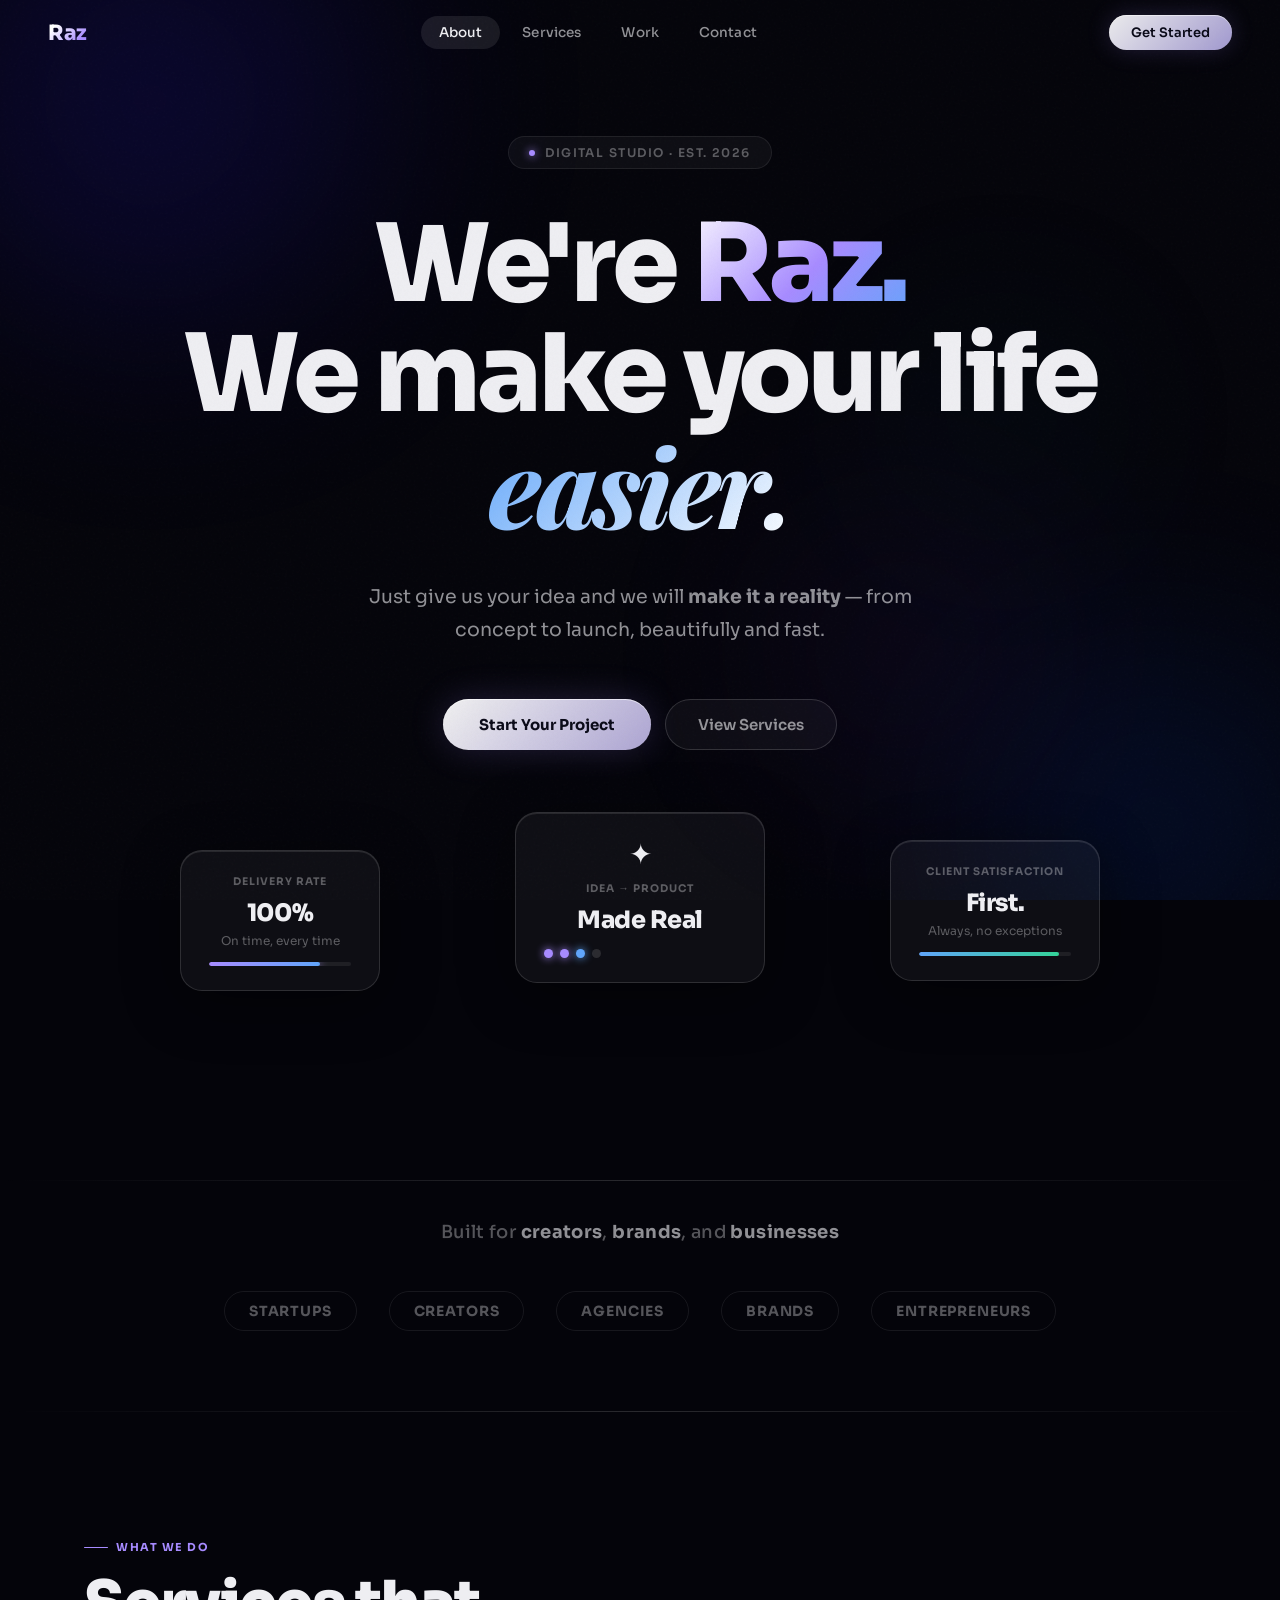
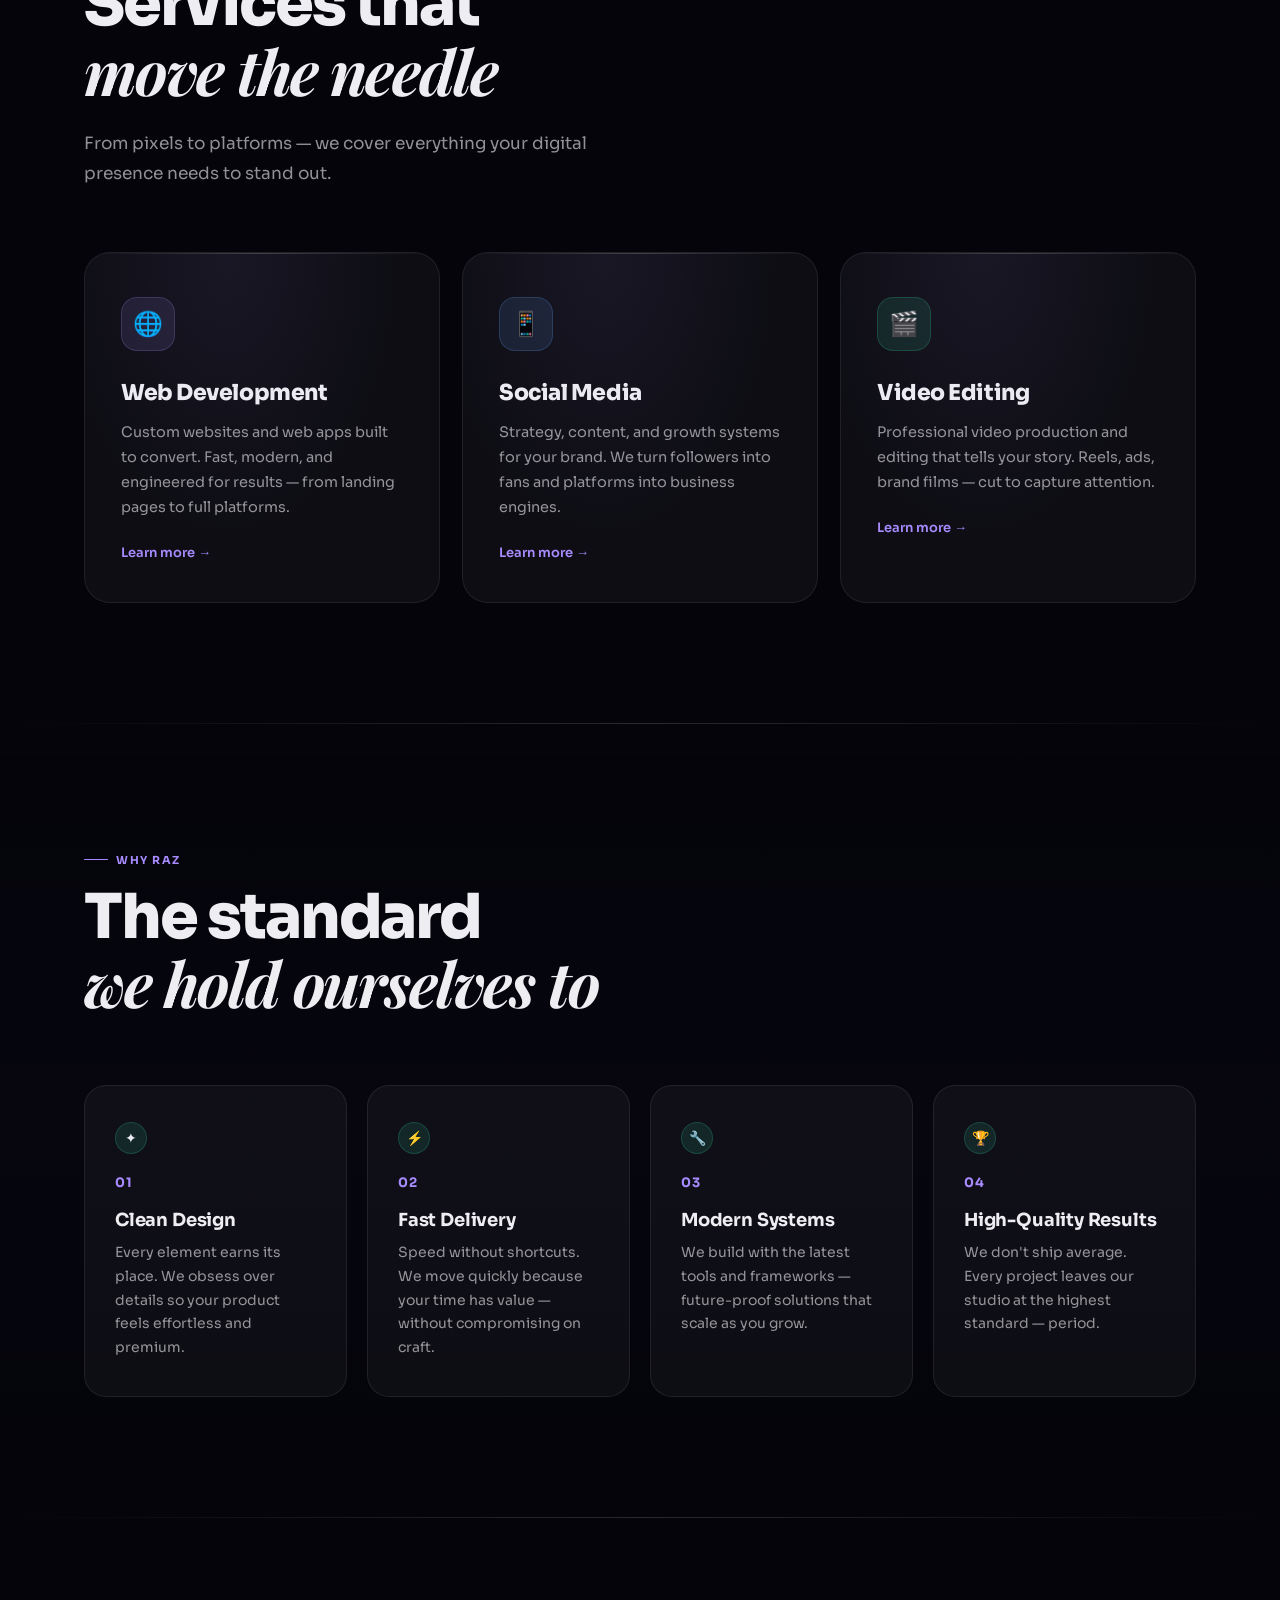
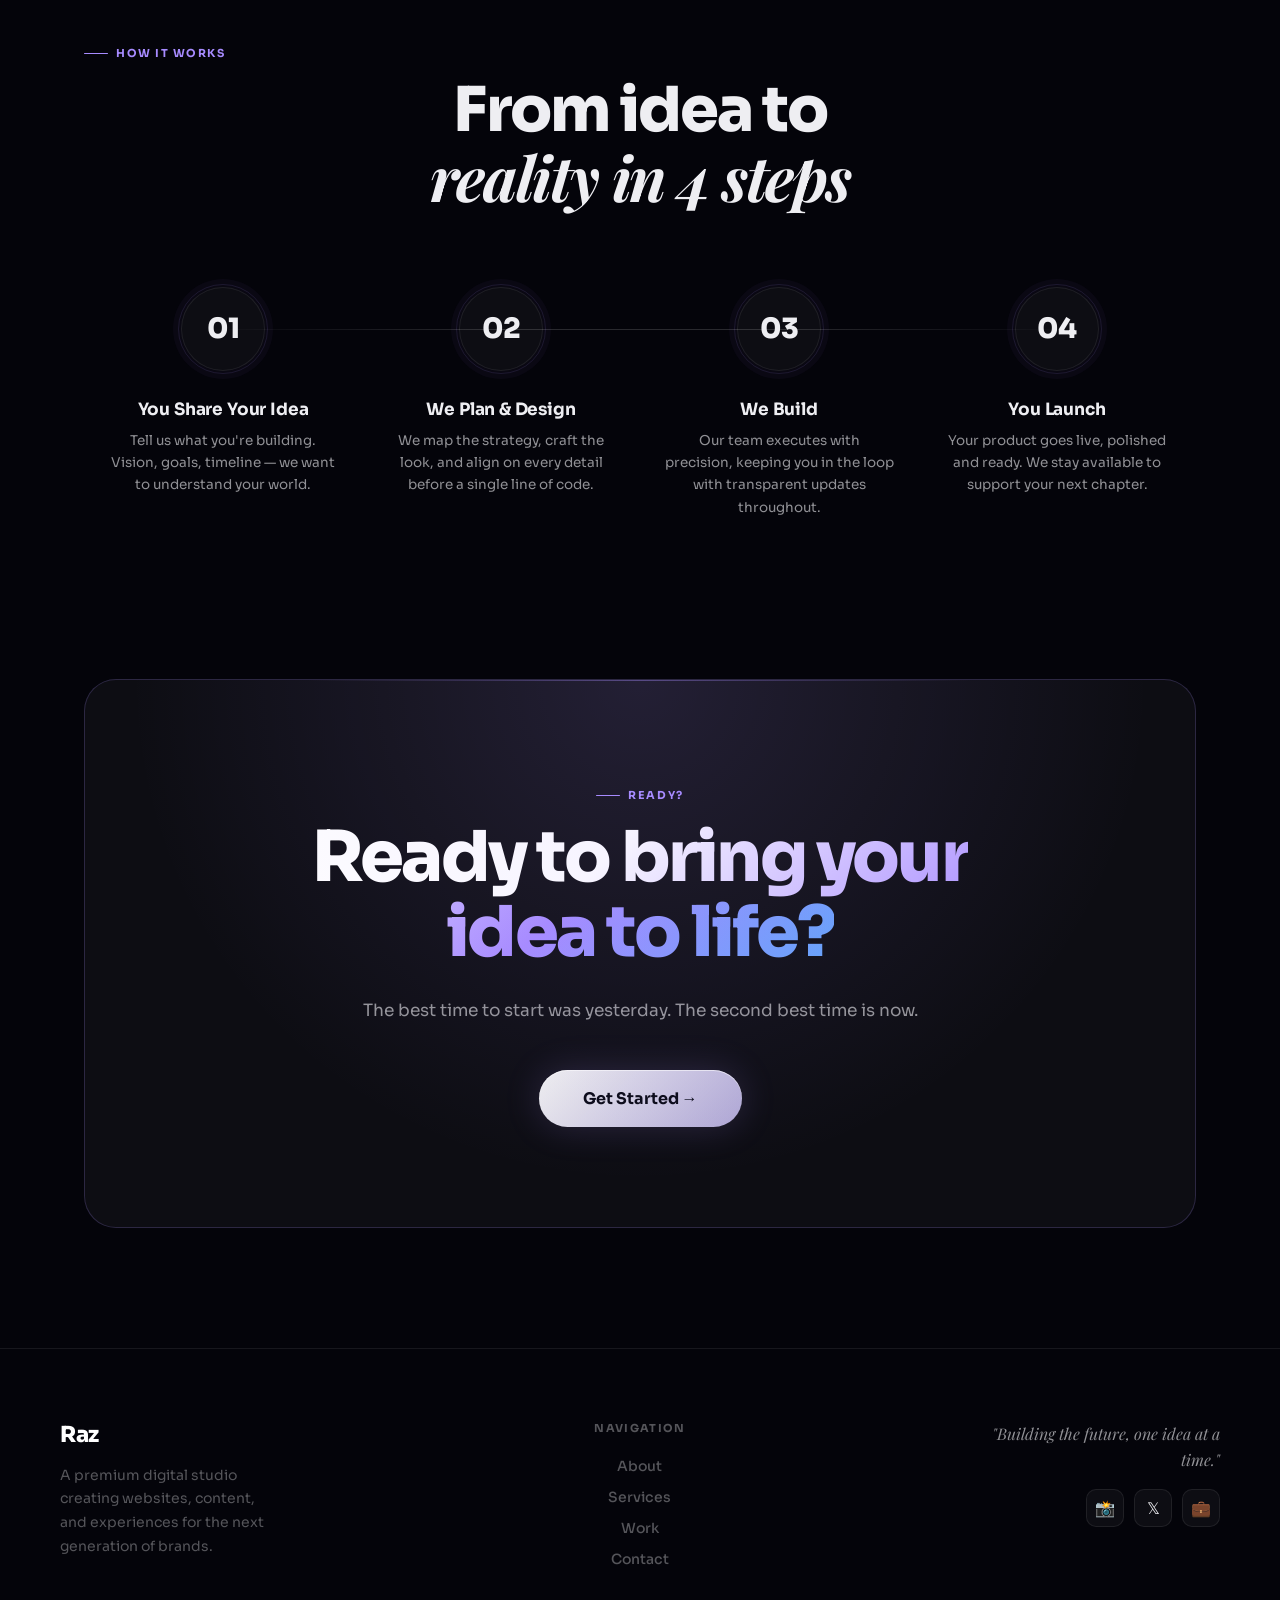
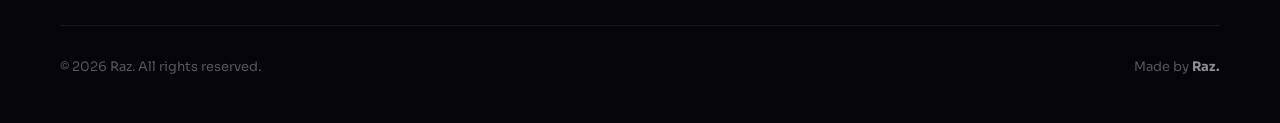
<file: raz-website-v5.html>
<!DOCTYPE html>
<html lang="en">
<head>
<meta charset="UTF-8">
<meta name="viewport" content="width=device-width, initial-scale=1.0">
<title>Raz — We Make It Real</title>
<link rel="preconnect" href="https://fonts.googleapis.com">
<link href="https://fonts.googleapis.com/css2?family=Sora:wght@300;400;500;600;700;800&family=Playfair+Display:ital,wght@0,700;1,400;1,700&display=swap" rel="stylesheet">
<style>
/* ═══════════════════════════════════════════════════════
   RESET & BASE
═══════════════════════════════════════════════════════ */
*,*::before,*::after{box-sizing:border-box;margin:0;padding:0}
html{scroll-behavior:smooth;font-size:16px}
body{font-family:'Sora',sans-serif;background:#04040a;color:#eeeef2;min-height:100vh;overflow-x:hidden}
::-webkit-scrollbar{width:3px}::-webkit-scrollbar-track{background:transparent}::-webkit-scrollbar-thumb{background:rgba(255,255,255,.1);border-radius:99px}
img{display:block;max-width:100%}
button,input,textarea,select{font-family:'Sora',sans-serif}
a{text-decoration:none;color:inherit}

/* ═══════════════════════════════════════════════════════
   VARIABLES
═══════════════════════════════════════════════════════ */
:root{
  --bg:#04040a;--bg2:#070710;
  --surface:rgba(255,255,255,.038);--surface2:rgba(255,255,255,.06);
  --border:rgba(255,255,255,.08);--border2:rgba(255,255,255,.15);
  --text:#eeeef2;--text2:rgba(238,238,242,.6);--text3:rgba(238,238,242,.35);
  --accent:#a78bff;--accent2:#60a5fa;--accent3:#34d399;
  --glow-a:rgba(167,139,255,.18);--glow-b:rgba(96,165,250,.15);
  --nav-h:66px;
  --ease:cubic-bezier(.4,0,.2,1);--ease-spring:cubic-bezier(.34,1.56,.64,1);
  --max-w:1160px;
}

/* ═══════════════════════════════════════════════════════
   AMBIENT
═══════════════════════════════════════════════════════ */
.ambient{position:fixed;inset:0;z-index:0;pointer-events:none;overflow:hidden}
.orb{position:absolute;border-radius:50%;filter:blur(110px);animation:orbDrift 20s ease-in-out infinite alternate}
.orb1{width:700px;height:700px;background:radial-gradient(circle,#2d1bff 0%,transparent 65%);top:-250px;left:-200px;opacity:.22;animation-duration:25s}
.orb2{width:550px;height:550px;background:radial-gradient(circle,#0051ff 0%,transparent 65%);bottom:-200px;right:-150px;opacity:.18;animation-duration:20s;animation-delay:-10s}
.orb3{width:400px;height:400px;background:radial-gradient(circle,#7c3aed 0%,transparent 65%);top:50%;left:55%;opacity:.12;animation-duration:30s;animation-delay:-5s}
.orb4{width:300px;height:300px;background:radial-gradient(circle,#0891b2 0%,transparent 65%);top:30%;right:10%;opacity:.1;animation-duration:22s;animation-delay:-15s}
@keyframes orbDrift{0%{transform:translate(0,0) scale(1)}33%{transform:translate(50px,-40px) scale(1.08)}66%{transform:translate(-30px,60px) scale(.94)}100%{transform:translate(25px,15px) scale(1.04)}}
body::after{content:'';position:fixed;inset:0;z-index:1;pointer-events:none;background-image:url("data:image/svg+xml,%3Csvg viewBox='0 0 512 512' xmlns='http://www.w3.org/2000/svg'%3E%3Cfilter id='n'%3E%3CfeTurbulence type='fractalNoise' baseFrequency='.75' numOctaves='4' stitchTiles='stitch'/%3E%3C/filter%3E%3Crect width='100%25' height='100%25' filter='url(%23n)' opacity='.045'/%3E%3C/svg%3E");opacity:.5}

/* ═══════════════════════════════════════════════════════
   NAVBAR
═══════════════════════════════════════════════════════ */
#navbar{position:fixed;top:0;left:0;right:0;z-index:1000;height:var(--nav-h);display:flex;align-items:center;justify-content:space-between;padding:0 48px;transition:all .5s var(--ease);border-bottom:1px solid transparent}
#navbar.scrolled{background:rgba(4,4,10,.75);backdrop-filter:blur(32px) saturate(1.6);-webkit-backdrop-filter:blur(32px) saturate(1.6);border-color:var(--border);height:58px}
.nav-logo{font-size:21px;font-weight:800;letter-spacing:-.5px;cursor:pointer;background:linear-gradient(135deg,#fff 20%,var(--accent) 80%);-webkit-background-clip:text;-webkit-text-fill-color:transparent;transition:opacity .2s}
.nav-logo:hover{opacity:.8}
.nav-center{display:flex;gap:4px;align-items:center}
.nav-btn{background:none;border:none;cursor:pointer;font-size:13.5px;font-weight:500;color:var(--text2);padding:8px 18px;border-radius:99px;transition:color .25s,background .25s;letter-spacing:.01em}
.nav-btn:hover{color:var(--text);background:var(--surface2)}
.nav-btn.active{color:var(--text);background:rgba(255,255,255,.09)}
.nav-right{display:flex;align-items:center;gap:12px}
.nav-cta{padding:9px 22px;border-radius:99px;border:none;cursor:pointer;font-size:13px;font-weight:600;background:linear-gradient(135deg,rgba(255,255,255,.92),rgba(200,190,255,.8));color:#0a0a18;box-shadow:0 0 24px var(--glow-a),inset 0 1px 0 rgba(255,255,255,.5);transition:transform .25s var(--ease-spring),box-shadow .25s}
.nav-cta:hover{transform:scale(1.05) translateY(-1px);box-shadow:0 6px 32px rgba(167,139,255,.45)}
.hamburger{display:none;flex-direction:column;gap:5px;background:none;border:none;cursor:pointer;padding:8px;z-index:1100}
.hamburger span{display:block;width:22px;height:2px;background:var(--text2);border-radius:99px;transition:all .3s var(--ease)}
.hamburger.open span:nth-child(1){transform:rotate(45deg) translate(5px,5px)}
.hamburger.open span:nth-child(2){opacity:0;transform:scaleX(0)}
.hamburger.open span:nth-child(3){transform:rotate(-45deg) translate(5px,-5px)}
.mobile-menu{display:none;position:fixed;inset:0;z-index:900;background:rgba(4,4,10,.95);backdrop-filter:blur(32px);-webkit-backdrop-filter:blur(32px);flex-direction:column;align-items:center;justify-content:center;gap:8px}
.mobile-menu.open{display:flex;animation:fadeUp .35s var(--ease) both}
.mobile-menu .mob-btn{background:none;border:none;cursor:pointer;font-size:26px;font-weight:700;color:var(--text2);padding:14px 40px;border-radius:16px;transition:color .2s,background .2s;width:260px;text-align:center}
.mobile-menu .mob-btn:hover{color:var(--text);background:var(--surface)}
.mobile-menu .mob-cta{margin-top:16px;padding:14px 40px;border-radius:99px;border:none;cursor:pointer;font-size:16px;font-weight:700;background:linear-gradient(135deg,rgba(255,255,255,.9),rgba(200,190,255,.8));color:#0a0a18;width:260px}

/* ═══════════════════════════════════════════════════════
   PAGE SYSTEM
═══════════════════════════════════════════════════════ */
.page{display:none}
.page.active{display:block;animation:pageIn .55s var(--ease) both}
@keyframes pageIn{from{opacity:0;transform:translateY(20px)}to{opacity:1;transform:translateY(0)}}

/* ═══════════════════════════════════════════════════════
   ANIMATIONS
═══════════════════════════════════════════════════════ */
@keyframes fadeUp{from{opacity:0;transform:translateY(30px)}to{opacity:1;transform:translateY(0)}}
@keyframes fadeDown{from{opacity:0;transform:translateY(-20px)}to{opacity:1;transform:translateY(0)}}
@keyframes floatA{0%,100%{transform:translateY(0) rotate(0deg)}50%{transform:translateY(-16px) rotate(.5deg)}}
@keyframes floatB{0%,100%{transform:translateY(0) rotate(0deg)}50%{transform:translateY(-12px) rotate(-.5deg)}}
@keyframes spin{to{transform:rotate(360deg)}}
@keyframes pulse{0%,100%{opacity:1;transform:scale(1)}50%{opacity:.5;transform:scale(.82)}}
@keyframes progressBar{from{width:0}to{width:var(--w,70%)}}
@keyframes modalIn{from{opacity:0;transform:scale(.92) translateY(20px)}to{opacity:1;transform:scale(1) translateY(0)}}
@keyframes overlayIn{from{opacity:0}to{opacity:1}}
@keyframes previewZoom{from{opacity:0;transform:scale(.96)}to{opacity:1;transform:scale(1)}}
@keyframes checkPop{0%{transform:scale(0) rotate(-10deg)}70%{transform:scale(1.2) rotate(3deg)}100%{transform:scale(1) rotate(0deg)}}
.reveal{opacity:0;transform:translateY(36px);transition:opacity .75s var(--ease),transform .75s var(--ease)}
.reveal.visible{opacity:1;transform:translateY(0)}
.reveal-left{opacity:0;transform:translateX(-36px);transition:opacity .75s var(--ease),transform .75s var(--ease)}
.reveal-left.visible{opacity:1;transform:translateX(0)}
.reveal-right{opacity:0;transform:translateX(36px);transition:opacity .75s var(--ease),transform .75s var(--ease)}
.reveal-right.visible{opacity:1;transform:translateX(0)}
.d1{transition-delay:.1s}.d2{transition-delay:.2s}.d3{transition-delay:.3s}.d4{transition-delay:.4s}.d5{transition-delay:.5s}.d6{transition-delay:.6s}

/* ═══════════════════════════════════════════════════════
   SHARED LAYOUT
═══════════════════════════════════════════════════════ */
.container{max-width:var(--max-w);margin:0 auto;padding:0 24px;position:relative;z-index:2}
.section{padding:120px 0;position:relative;z-index:2}
.eyebrow{display:inline-flex;align-items:center;gap:8px;font-size:11px;font-weight:700;letter-spacing:.14em;text-transform:uppercase;color:var(--accent);margin-bottom:18px}
.eyebrow::before{content:'';width:24px;height:1px;background:var(--accent);border-radius:99px}
.section-title{font-family:'Sora',sans-serif;font-size:clamp(36px,5.5vw,62px);font-weight:800;letter-spacing:-.035em;line-height:1.06;margin-bottom:20px}
.section-title em{font-family:'Playfair Display',serif;font-style:italic;font-weight:700}
.section-sub{font-size:17px;color:var(--text2);line-height:1.75;max-width:540px}
.text-center{text-align:center}
.text-center .section-sub{margin:0 auto}
.hr{height:1px;background:linear-gradient(90deg,transparent,var(--border2),transparent);margin:0}

/* Buttons */
.btn-primary{padding:16px 36px;border-radius:99px;border:none;cursor:pointer;font-size:15px;font-weight:700;background:linear-gradient(135deg,rgba(255,255,255,.94),rgba(210,200,255,.82));color:#0a0a18;box-shadow:0 0 36px var(--glow-a),inset 0 1px 0 rgba(255,255,255,.6);transition:transform .3s var(--ease-spring),box-shadow .3s}
.btn-primary:hover{transform:scale(1.05) translateY(-3px);box-shadow:0 12px 50px rgba(167,139,255,.45)}
.btn-ghost{padding:15px 32px;border-radius:99px;cursor:pointer;font-size:15px;font-weight:600;background:var(--surface);color:var(--text2);border:1px solid var(--border2);backdrop-filter:blur(12px);transition:color .25s,border-color .25s,transform .25s}
.btn-ghost:hover{color:var(--text);border-color:rgba(255,255,255,.3);transform:scale(1.03)}

/* ═══════════════════════════════════════════════════════
   HERO
═══════════════════════════════════════════════════════ */
.hero{position:relative;z-index:2;min-height:100vh;display:flex;flex-direction:column;align-items:center;justify-content:center;text-align:center;padding:calc(var(--nav-h) + 70px) 24px 100px;overflow:hidden}
.hero-eyebrow{display:inline-flex;align-items:center;gap:10px;font-size:12px;font-weight:600;letter-spacing:.12em;text-transform:uppercase;color:var(--text3);background:var(--surface);border:1px solid var(--border);padding:8px 20px;border-radius:99px;margin-bottom:40px;animation:fadeDown .8s var(--ease) .1s both;backdrop-filter:blur(12px)}
.hero-eyebrow .dot{width:6px;height:6px;border-radius:50%;background:var(--accent);box-shadow:0 0 8px var(--accent);animation:pulse 2.5s ease-in-out infinite}
.hero-headline{font-family:'Sora',sans-serif;font-size:clamp(48px,9vw,108px);font-weight:800;letter-spacing:-.04em;line-height:1.02;max-width:1000px;margin-bottom:34px;animation:fadeDown .85s var(--ease) .22s both}
.hero-headline .hl-brand{background:linear-gradient(135deg,#fff 0%,var(--accent) 55%,var(--accent2) 100%);-webkit-background-clip:text;-webkit-text-fill-color:transparent}
.hero-headline .hl-em{font-family:'Playfair Display',serif;font-style:italic;background:linear-gradient(135deg,var(--accent2) 0%,#fff 100%);-webkit-background-clip:text;-webkit-text-fill-color:transparent}
.hero-sub{font-size:clamp(16px,2.2vw,19px);color:var(--text2);max-width:560px;line-height:1.72;margin-bottom:52px;animation:fadeDown .85s var(--ease) .34s both}
.hero-actions{display:flex;gap:14px;flex-wrap:wrap;justify-content:center;animation:fadeDown .85s var(--ease) .46s both;margin-bottom:90px}
.hero-floats{position:relative;width:100%;max-width:920px;height:240px;animation:fadeDown .85s var(--ease) .58s both}
.hf-card{position:absolute;backdrop-filter:blur(28px) saturate(1.5);-webkit-backdrop-filter:blur(28px) saturate(1.5);background:rgba(255,255,255,.042);border:1px solid rgba(255,255,255,.13);border-radius:22px;padding:24px 28px;box-shadow:0 12px 56px rgba(0,0,0,.45),inset 0 1px 0 rgba(255,255,255,.1);cursor:default;transition:transform .4s var(--ease),box-shadow .4s}
.hf-card:hover{box-shadow:0 24px 70px rgba(0,0,0,.55),0 0 40px var(--glow-a),inset 0 1px 0 rgba(255,255,255,.14)}
.hfc-a{left:0;top:10px;width:200px;animation:floatA 7s ease-in-out infinite}
.hfc-b{left:50%;transform:translateX(-50%);top:-28px;width:250px;animation:floatB 5.5s ease-in-out infinite}
.hfc-c{right:0;top:0;width:210px;animation:floatA 8.5s ease-in-out infinite;animation-delay:-3s}
.hf-label{font-size:10.5px;font-weight:700;letter-spacing:.1em;text-transform:uppercase;color:var(--text3);margin-bottom:10px}
.hf-val{font-size:24px;font-weight:800;letter-spacing:-.02em}
.hf-mini{font-size:12px;color:var(--text3);margin-top:5px}
.hf-bar{height:4px;background:rgba(255,255,255,.07);border-radius:99px;margin-top:14px;overflow:hidden}
.hf-fill{height:100%;border-radius:99px;animation:progressBar 2s var(--ease) 1s both}
.hf-fill-a{background:linear-gradient(90deg,var(--accent),var(--accent2));--w:78%;box-shadow:0 0 10px var(--accent)}
.hf-fill-b{background:linear-gradient(90deg,var(--accent2),var(--accent3));--w:92%}
.hf-icon{font-size:28px;margin-bottom:10px}
.hf-dots{display:flex;gap:7px;margin-top:14px}
.hf-dot{width:9px;height:9px;border-radius:50%;background:rgba(255,255,255,.12)}
.hf-dot.on{background:var(--accent);box-shadow:0 0 8px var(--accent)}
.hf-dot.on2{background:var(--accent2);box-shadow:0 0 8px var(--accent2)}

/* ── TRUST STRIP ── */
.trust-strip{position:relative;z-index:2;padding:40px 0 80px;text-align:center}
.trust-tagline{font-size:clamp(14px,2vw,18px);color:var(--text3);font-weight:500;letter-spacing:.02em;margin-bottom:48px}
.trust-tagline strong{color:var(--text2);font-weight:700}
.trust-logos{display:flex;justify-content:center;gap:32px;flex-wrap:wrap;align-items:center}
.trust-logo-item{font-size:14px;font-weight:700;letter-spacing:.06em;text-transform:uppercase;color:var(--text3);padding:10px 24px;border:1px solid var(--border);border-radius:99px;transition:color .25s,border-color .25s}
.trust-logo-item:hover{color:var(--text2);border-color:var(--border2)}

/* ── WHAT WE DO ── */
.services-home-grid{display:grid;grid-template-columns:repeat(auto-fit,minmax(300px,1fr));gap:22px;margin-top:64px}
.shc{position:relative;overflow:hidden;background:var(--surface);backdrop-filter:blur(16px);-webkit-backdrop-filter:blur(16px);border:1px solid var(--border);border-radius:26px;padding:44px 36px 40px;transition:transform .4s var(--ease),box-shadow .4s,border-color .35s;cursor:default}
.shc::before{content:'';position:absolute;inset:0;background:radial-gradient(ellipse at 40% 0%,rgba(167,139,255,.08) 0%,transparent 60%);pointer-events:none}
.shc::after{content:'';position:absolute;top:0;left:0;right:0;height:1px;background:linear-gradient(90deg,transparent,rgba(255,255,255,.18),transparent);pointer-events:none}
.shc:hover{transform:translateY(-12px) rotateX(2deg);box-shadow:0 32px 80px rgba(0,0,0,.5),0 0 40px var(--glow-a);border-color:rgba(167,139,255,.25)}
.shc-icon{width:54px;height:54px;border-radius:16px;background:rgba(167,139,255,.12);border:1px solid rgba(167,139,255,.2);display:flex;align-items:center;justify-content:center;font-size:24px;margin-bottom:28px;transition:transform .3s var(--ease-spring)}
.shc:hover .shc-icon{transform:scale(1.1) rotate(-5deg)}
.shc-icon.blue{background:rgba(96,165,250,.12);border-color:rgba(96,165,250,.2)}
.shc-icon.green{background:rgba(52,211,153,.12);border-color:rgba(52,211,153,.2)}
.shc-title{font-size:22px;font-weight:800;letter-spacing:-.02em;margin-bottom:14px}
.shc-desc{font-size:14.5px;color:var(--text2);line-height:1.72}
.shc-arrow{display:inline-flex;align-items:center;gap:6px;font-size:13px;font-weight:600;color:var(--accent);margin-top:24px;transition:gap .25s}
.shc:hover .shc-arrow{gap:10px}

/* ── WHY ── */
.why-grid{display:grid;grid-template-columns:repeat(auto-fit,minmax(240px,1fr));gap:20px;margin-top:64px}
.why-item{padding:36px 30px;border-radius:22px;border:1px solid var(--border);background:var(--surface);transition:border-color .3s,background .3s,transform .35s var(--ease)}
.why-item:hover{border-color:var(--border2);background:var(--surface2);transform:translateY(-6px)}
.why-num{font-size:13px;font-weight:700;letter-spacing:.1em;color:var(--accent);margin-bottom:18px}
.why-title{font-size:18px;font-weight:700;letter-spacing:-.01em;margin-bottom:10px}
.why-desc{font-size:14px;color:var(--text2);line-height:1.7}
.why-check{width:32px;height:32px;border-radius:99px;background:rgba(52,211,153,.12);border:1px solid rgba(52,211,153,.2);display:flex;align-items:center;justify-content:center;font-size:14px;margin-bottom:20px}

/* ── PROCESS ── */
.process-track{display:grid;grid-template-columns:repeat(auto-fit,minmax(220px,1fr));gap:0;margin-top:72px;position:relative}
.process-track::before{content:'';position:absolute;top:42px;left:10%;right:10%;height:1px;background:linear-gradient(90deg,transparent,var(--border2),var(--border2),transparent);z-index:0}
.proc-step{position:relative;z-index:1;text-align:center;padding:0 24px 40px;transition:transform .35s var(--ease)}
.proc-step:hover{transform:translateY(-6px)}
.proc-num{width:84px;height:84px;border-radius:50%;margin:0 auto 28px;background:var(--surface);border:1px solid var(--border);backdrop-filter:blur(12px);display:flex;align-items:center;justify-content:center;font-size:28px;font-weight:800;letter-spacing:-.03em;box-shadow:0 0 0 8px rgba(167,139,255,.04);position:relative;transition:border-color .3s,box-shadow .3s}
.proc-step:hover .proc-num{border-color:rgba(167,139,255,.35);box-shadow:0 0 0 8px rgba(167,139,255,.08),0 0 30px var(--glow-a)}
.proc-num::after{content:'';position:absolute;inset:-4px;border-radius:50%;border:1px solid rgba(167,139,255,.12)}
.proc-label{font-size:17px;font-weight:700;letter-spacing:-.01em;margin-bottom:10px}
.proc-desc{font-size:13.5px;color:var(--text2);line-height:1.65}

/* ── HOME CTA ── */
.home-cta{position:relative;z-index:2;margin:0 24px 120px;max-width:var(--max-w);margin-left:auto;margin-right:auto;border-radius:32px;overflow:hidden;background:rgba(255,255,255,.04);border:1px solid rgba(167,139,255,.2);backdrop-filter:blur(24px);-webkit-backdrop-filter:blur(24px);padding:100px 48px;text-align:center}
.home-cta::before{content:'';position:absolute;inset:0;background:radial-gradient(ellipse at 50% 0%,rgba(167,139,255,.14) 0%,transparent 65%);pointer-events:none}
.home-cta::after{content:'';position:absolute;top:0;left:20%;right:20%;height:1px;background:linear-gradient(90deg,transparent,rgba(167,139,255,.4),transparent)}
.cta-title{font-size:clamp(36px,6vw,70px);font-weight:800;letter-spacing:-.04em;line-height:1.06;margin-bottom:28px}
.cta-title span{background:linear-gradient(135deg,#fff 30%,var(--accent) 70%,var(--accent2) 100%);-webkit-background-clip:text;-webkit-text-fill-color:transparent}

/* ═══════════════════════════════════════════════════════
   SERVICES PAGE – ENHANCED PACKAGE CARDS
═══════════════════════════════════════════════════════ */
.page-hero{position:relative;z-index:2;padding:calc(var(--nav-h) + 90px) 24px 80px;text-align:center}
.packages-grid{display:grid;grid-template-columns:repeat(auto-fit,minmax(300px,1fr));gap:24px;margin-top:72px}

.pkg-card{
  position:relative;overflow:hidden;
  background:var(--surface);backdrop-filter:blur(20px);-webkit-backdrop-filter:blur(20px);
  border:1px solid var(--border);border-radius:28px;
  padding:48px 38px 44px;
  transition:transform .45s var(--ease),box-shadow .45s,border-color .35s;
  cursor:default;transform-style:preserve-3d;
  display:flex;flex-direction:column;
}
.pkg-card::before{content:'';position:absolute;inset:0;background:radial-gradient(ellipse at 40% 0%,rgba(167,139,255,.07) 0%,transparent 60%);pointer-events:none}
.pkg-card::after{content:'';position:absolute;top:0;left:0;right:0;height:1px;background:linear-gradient(90deg,transparent,rgba(255,255,255,.14),transparent);pointer-events:none}
.pkg-card.featured{border-color:rgba(167,139,255,.3);background:rgba(167,139,255,.07);box-shadow:0 0 60px rgba(167,139,255,.12)}
.pkg-card.featured::before{background:radial-gradient(ellipse at 50% 0%,rgba(167,139,255,.18) 0%,transparent 65%)}
.pkg-card:hover{transform:translateY(-14px) rotateX(3deg) rotateY(1deg);box-shadow:0 40px 90px rgba(0,0,0,.55),0 0 50px var(--glow-a);border-color:rgba(167,139,255,.35)}
.pkg-badge{display:inline-block;margin-bottom:30px;font-size:10px;font-weight:700;letter-spacing:.14em;text-transform:uppercase;background:linear-gradient(135deg,rgba(167,139,255,.22),rgba(96,165,250,.15));border:1px solid rgba(167,139,255,.3);color:var(--accent);padding:6px 14px;border-radius:99px}
.pkg-badge.invisible{visibility:hidden}
.pkg-name{font-size:34px;font-weight:800;letter-spacing:-.03em;margin-bottom:12px}
.pkg-desc{font-size:15px;color:var(--text2);line-height:1.68;margin-bottom:28px}
.pkg-desc strong{color:var(--text);font-weight:700}
.pkg-rule{height:1px;background:linear-gradient(90deg,var(--border2),transparent);margin:0 0 26px}
.pkg-features{list-style:none;margin-bottom:36px;display:flex;flex-direction:column;gap:12px}
.pkg-features li{display:flex;align-items:center;gap:12px;font-size:14px;color:var(--text2);line-height:1.5}
.pkg-features li::before{content:'';width:18px;height:18px;border-radius:99px;background:rgba(52,211,153,.15);border:1px solid rgba(52,211,153,.3);flex-shrink:0;display:flex;align-items:center;justify-content:center;font-size:10px}
.pkg-features .feat-check{width:18px;height:18px;border-radius:99px;background:rgba(52,211,153,.15);border:1px solid rgba(52,211,153,.3);flex-shrink:0;display:flex;align-items:center;justify-content:center;font-size:9px;color:var(--accent3)}
.pkg-card.featured .feat-check{background:rgba(167,139,255,.15);border-color:rgba(167,139,255,.3);color:var(--accent)}
.pkg-spacer{flex:1}
.pkg-btn{
  width:100%;padding:15px 24px;border-radius:99px;border:none;cursor:pointer;
  font-size:14.5px;font-weight:700;
  background:rgba(255,255,255,.08);color:var(--text2);
  border:1px solid var(--border2);
  transition:all .3s var(--ease-spring);
  text-align:center;
  position:relative;z-index:1;
}
.pkg-btn:hover{background:rgba(255,255,255,.15);color:var(--text);transform:scale(1.02);border-color:rgba(255,255,255,.28)}
.pkg-card.featured .pkg-btn{background:linear-gradient(135deg,rgba(255,255,255,.92),rgba(210,200,255,.8));color:#0a0a18;border-color:transparent;box-shadow:0 0 24px var(--glow-a)}
.pkg-card.featured .pkg-btn:hover{transform:scale(1.04) translateY(-2px);box-shadow:0 8px 36px rgba(167,139,255,.5)}

/* Custom CTA */
.custom-cta{margin-top:64px;padding:56px 48px;border-radius:24px;background:var(--surface);border:1px solid var(--border);backdrop-filter:blur(16px);-webkit-backdrop-filter:blur(16px);display:flex;align-items:center;justify-content:space-between;gap:32px;flex-wrap:wrap}
.custom-cta-text .cct-title{font-size:24px;font-weight:800;letter-spacing:-.02em;margin-bottom:10px}
.custom-cta-text .cct-sub{font-size:15px;color:var(--text2);line-height:1.65;max-width:480px}

/* ═══════════════════════════════════════════════════════
   WORK PAGE – INTERACTIVE PORTFOLIO
═══════════════════════════════════════════════════════ */
.work-placeholder-hero{position:relative;z-index:2;padding:calc(var(--nav-h) + 90px) 24px 60px;text-align:center}
.wph-icon{width:88px;height:88px;border-radius:28px;margin:0 auto 36px;background:rgba(167,139,255,.08);border:1px solid rgba(167,139,255,.18);display:flex;align-items:center;justify-content:center;font-size:36px;animation:floatA 6s ease-in-out infinite;box-shadow:0 0 50px var(--glow-a)}
.work-quote{font-family:'Playfair Display',serif;font-style:italic;font-size:clamp(18px,3vw,26px);color:var(--text2);max-width:620px;margin:28px auto 56px;line-height:1.7}
.chips{display:flex;gap:12px;flex-wrap:wrap;justify-content:center;margin-top:32px}
.chip{display:flex;align-items:center;gap:8px;background:var(--surface);border:1px solid var(--border);border-radius:99px;padding:9px 18px;font-size:13px;color:var(--text3);backdrop-filter:blur(8px);transition:border-color .25s,color .25s}
.chip:hover{border-color:var(--border2);color:var(--text2)}
.chip-dot{width:6px;height:6px;border-radius:50%;background:var(--accent);opacity:.65}

/* Portfolio grid */
.work-grid{display:grid;grid-template-columns:repeat(auto-fill,minmax(300px,1fr));gap:20px;margin-top:64px}

.project-card{
  position:relative;aspect-ratio:16/10;border-radius:20px;overflow:hidden;cursor:pointer;
  border:1px solid var(--border);
  transition:border-color .3s,box-shadow .35s,transform .4s var(--ease);
}
.project-card:hover{border-color:var(--border2);box-shadow:0 20px 60px rgba(0,0,0,.5),0 0 30px var(--glow-a);transform:translateY(-8px) scale(1.01)}
.project-card:hover .pc-overlay{opacity:1}
.project-card:hover .pc-thumb-inner{transform:scale(1.05)}

/* Fake website thumbnails as CSS art */
.pc-thumb{width:100%;height:100%;overflow:hidden;position:relative}
.pc-thumb-inner{width:100%;height:100%;transition:transform .5s var(--ease)}

/* Thumb 1 – Dark SaaS */
.thumb-1{background:linear-gradient(135deg,#0a0a1a 0%,#111130 100%)}
.thumb-1 .t-nav{position:absolute;top:0;left:0;right:0;height:22px;background:rgba(255,255,255,.04);border-bottom:1px solid rgba(255,255,255,.06);display:flex;align-items:center;padding:0 12px;gap:6px}
.thumb-1 .t-dot{width:5px;height:5px;border-radius:50%}
.t-d1{background:#ff5f57}.t-d2{background:#ffbd2e}.t-d3{background:#28ca42}
.thumb-1 .t-hero{position:absolute;top:34px;left:0;right:0;text-align:center;padding:10px}
.thumb-1 .t-h1{font-size:9px;font-weight:800;color:#fff;letter-spacing:-.3px;margin-bottom:4px}
.thumb-1 .t-sub{font-size:5px;color:rgba(255,255,255,.4);margin-bottom:8px}
.thumb-1 .t-btn{display:inline-block;background:linear-gradient(135deg,#a78bff,#60a5fa);border-radius:99px;padding:3px 10px;font-size:5px;color:#fff;font-weight:700}
.thumb-1 .t-cards{position:absolute;bottom:10px;left:8px;right:8px;display:flex;gap:5px}
.thumb-1 .t-card{flex:1;background:rgba(255,255,255,.06);border:1px solid rgba(255,255,255,.1);border-radius:6px;height:24px}

/* Thumb 2 – Light Agency */
.thumb-2{background:linear-gradient(135deg,#f8f7ff 0%,#eef0ff 100%)}
.thumb-2 .t-nav{position:absolute;top:0;left:0;right:0;height:22px;background:rgba(255,255,255,.9);border-bottom:1px solid rgba(0,0,0,.06);display:flex;align-items:center;padding:0 12px;gap:6px}
.thumb-2 .t-logo{font-size:7px;font-weight:800;color:#1a1a2e;letter-spacing:-.2px}
.thumb-2 .t-links{display:flex;gap:8px;margin-left:auto}
.thumb-2 .t-link{width:20px;height:4px;background:rgba(0,0,0,.15);border-radius:99px}
.thumb-2 .t-hero{position:absolute;top:36px;left:12px;right:12px}
.thumb-2 .t-h1{font-size:11px;font-weight:800;color:#1a1a2e;letter-spacing:-.4px;margin-bottom:4px;line-height:1.2}
.thumb-2 .t-sub{font-size:5px;color:rgba(0,0,0,.4);margin-bottom:8px;line-height:1.4}
.thumb-2 .t-btn{display:inline-block;background:#1a1a2e;border-radius:99px;padding:3px 10px;font-size:5px;color:#fff;font-weight:700}
.thumb-2 .t-img{position:absolute;right:12px;top:32px;width:60px;height:44px;background:linear-gradient(135deg,rgba(167,139,255,.3),rgba(96,165,250,.2));border-radius:8px;border:1px solid rgba(167,139,255,.3)}

/* Thumb 3 – E-commerce */
.thumb-3{background:linear-gradient(135deg,#0f1117 0%,#161b27 100%)}
.thumb-3 .t-nav{position:absolute;top:0;left:0;right:0;height:22px;background:rgba(255,255,255,.03);border-bottom:1px solid rgba(255,255,255,.05);display:flex;align-items:center;padding:0 10px;gap:4px}
.thumb-3 .t-logo{font-size:7px;font-weight:800;color:#60a5fa;letter-spacing:.5px;margin-right:auto}
.thumb-3 .t-search{flex:1;max-width:80px;height:12px;background:rgba(255,255,255,.05);border-radius:6px;border:1px solid rgba(255,255,255,.08);margin-right:6px}
.thumb-3 .t-cart{font-size:8px}
.thumb-3 .t-grid{position:absolute;top:28px;left:8px;right:8px;bottom:8px;display:grid;grid-template-columns:repeat(3,1fr);gap:4px}
.thumb-3 .t-prod{background:rgba(255,255,255,.04);border:1px solid rgba(255,255,255,.07);border-radius:6px;overflow:hidden}
.thumb-3 .t-prod-img{height:60%;background:linear-gradient(135deg,rgba(167,139,255,.2),rgba(96,165,250,.1))}
.thumb-3 .t-prod-info{padding:3px 4px}
.thumb-3 .t-prod-name{font-size:4px;color:rgba(255,255,255,.6);margin-bottom:2px}
.thumb-3 .t-prod-price{font-size:5px;color:#60a5fa;font-weight:700}

/* Thumb 4 – Portfolio dark */
.thumb-4{background:linear-gradient(135deg,#050505 0%,#0d0d1a 100%)}
.thumb-4 .t-nav{position:absolute;top:0;left:0;right:0;height:22px;background:rgba(255,255,255,.02);display:flex;align-items:center;padding:0 12px}
.thumb-4 .t-logo{font-size:7px;font-weight:800;letter-spacing:.5px;color:rgba(255,255,255,.8)}
.thumb-4 .t-links{display:flex;gap:8px;margin-left:auto}
.thumb-4 .t-link{width:18px;height:3px;background:rgba(255,255,255,.2);border-radius:99px}
.thumb-4 .t-big{position:absolute;top:30px;left:12px;right:12px}
.thumb-4 .t-eyebrow{font-size:4px;letter-spacing:.1em;color:rgba(167,139,255,.8);text-transform:uppercase;margin-bottom:4px}
.thumb-4 .t-h1{font-size:13px;font-weight:800;color:#fff;letter-spacing:-.5px;line-height:1.1}
.thumb-4 .t-row{position:absolute;bottom:10px;left:12px;right:12px;display:flex;gap:6px}
.thumb-4 .t-item{flex:1;height:28px;background:rgba(255,255,255,.04);border:1px solid rgba(255,255,255,.07);border-radius:6px}

/* Thumb 5 – Dashboard */
.thumb-5{background:linear-gradient(135deg,#060d1e 0%,#091428 100%)}
.thumb-5 .t-sidebar{position:absolute;left:0;top:0;bottom:0;width:36px;background:rgba(255,255,255,.04);border-right:1px solid rgba(255,255,255,.06)}
.thumb-5 .t-sb-items{padding:28px 6px;display:flex;flex-direction:column;gap:6px}
.thumb-5 .t-sb-item{height:14px;background:rgba(255,255,255,.07);border-radius:4px}
.thumb-5 .t-sb-item.active{background:rgba(167,139,255,.3)}
.thumb-5 .t-main{position:absolute;left:36px;top:0;right:0;bottom:0;padding:10px}
.thumb-5 .t-stats{display:grid;grid-template-columns:repeat(3,1fr);gap:4px;margin-bottom:6px}
.thumb-5 .t-stat{background:rgba(255,255,255,.04);border:1px solid rgba(255,255,255,.06);border-radius:6px;padding:4px;text-align:center}
.thumb-5 .t-stat-val{font-size:8px;font-weight:800;color:#fff}
.thumb-5 .t-stat-lbl{font-size:3.5px;color:rgba(255,255,255,.35)}
.thumb-5 .t-chart{height:40px;background:rgba(255,255,255,.03);border:1px solid rgba(255,255,255,.06);border-radius:6px;overflow:hidden;position:relative}
.thumb-5 .t-bars{position:absolute;bottom:0;left:0;right:0;display:flex;align-items:flex-end;gap:3px;padding:4px}
.thumb-5 .t-bar{flex:1;background:linear-gradient(180deg,rgba(167,139,255,.6),rgba(96,165,250,.3));border-radius:2px 2px 0 0}

/* Thumb 6 – Blog/Content */
.thumb-6{background:linear-gradient(135deg,#fafafa 0%,#f0f0f5 100%)}
.thumb-6 .t-nav{position:absolute;top:0;left:0;right:0;height:22px;background:#fff;border-bottom:1px solid rgba(0,0,0,.08);display:flex;align-items:center;padding:0 12px;gap:8px}
.thumb-6 .t-logo{font-size:7px;font-weight:800;color:#111;margin-right:auto}
.thumb-6 .t-links{display:flex;gap:6px}
.thumb-6 .t-link{width:16px;height:3px;background:rgba(0,0,0,.15);border-radius:99px}
.thumb-6 .t-hero{position:absolute;top:28px;left:0;right:0;padding:8px 12px;border-bottom:1px solid rgba(0,0,0,.06);margin-bottom:4px}
.thumb-6 .t-tag{display:inline-block;font-size:4px;background:#1a1a2e;color:#fff;padding:2px 6px;border-radius:99px;margin-bottom:4px}
.thumb-6 .t-h1{font-size:9px;font-weight:800;color:#111;letter-spacing:-.3px;line-height:1.2;margin-bottom:3px}
.thumb-6 .t-sub{font-size:4px;color:rgba(0,0,0,.4);line-height:1.4}
.thumb-6 .t-grid{position:absolute;bottom:6px;left:12px;right:12px;display:flex;gap:6px}
.thumb-6 .t-post{flex:1;background:#fff;border-radius:6px;overflow:hidden;box-shadow:0 1px 4px rgba(0,0,0,.08)}
.thumb-6 .t-post-img{height:24px;background:linear-gradient(135deg,#e8e8f0,#d8d8f0)}
.thumb-6 .t-post-body{padding:3px 4px}
.thumb-6 .t-post-title{font-size:4px;font-weight:700;color:#111;margin-bottom:2px}
.thumb-6 .t-post-date{font-size:3px;color:rgba(0,0,0,.35)}

/* Card overlay */
.pc-overlay{
  position:absolute;inset:0;
  background:linear-gradient(180deg,rgba(0,0,0,.1) 0%,rgba(0,0,0,.7) 100%);
  display:flex;flex-direction:column;align-items:center;justify-content:flex-end;
  padding:24px;opacity:0;
  transition:opacity .35s var(--ease);
}
.pc-overlay-icon{
  width:48px;height:48px;border-radius:50%;
  background:rgba(255,255,255,.12);backdrop-filter:blur(12px);
  border:1px solid rgba(255,255,255,.2);
  display:flex;align-items:center;justify-content:center;font-size:18px;
  margin-bottom:10px;
  transform:translateY(10px);
  transition:transform .35s var(--ease-spring);
}
.project-card:hover .pc-overlay-icon{transform:translateY(0)}
.pc-overlay-text{font-size:12px;font-weight:700;color:rgba(255,255,255,.85);letter-spacing:.08em;text-transform:uppercase;text-shadow:0 1px 8px rgba(0,0,0,.5)}
.pc-label{
  position:absolute;top:14px;left:14px;
  background:rgba(0,0,0,.5);backdrop-filter:blur(10px);
  border:1px solid rgba(255,255,255,.1);
  border-radius:99px;padding:5px 12px;
  font-size:11px;font-weight:600;color:rgba(255,255,255,.8);
}

/* ═══════════════════════════════════════════════════════
   PROJECT PREVIEW MODAL
═══════════════════════════════════════════════════════ */
.preview-overlay{
  position:fixed;inset:0;z-index:9000;
  background:rgba(0,0,0,.85);
  backdrop-filter:blur(20px);-webkit-backdrop-filter:blur(20px);
  display:flex;align-items:center;justify-content:center;
  padding:24px;
  opacity:0;visibility:hidden;
  transition:opacity .4s var(--ease),visibility .4s;
}
.preview-overlay.open{opacity:1;visibility:visible}
.preview-window{
  width:100%;max-width:1000px;max-height:90vh;
  background:#0d0d1a;
  border:1px solid rgba(255,255,255,.12);
  border-radius:20px;
  overflow:hidden;
  display:flex;flex-direction:column;
  box-shadow:0 32px 100px rgba(0,0,0,.8),0 0 60px rgba(167,139,255,.1);
  transform:scale(.92) translateY(20px);
  transition:transform .45s var(--ease-spring);
}
.preview-overlay.open .preview-window{transform:scale(1) translateY(0)}

/* Browser chrome */
.preview-chrome{
  background:#1a1a2e;border-bottom:1px solid rgba(255,255,255,.08);
  padding:12px 16px;display:flex;align-items:center;gap:12px;flex-shrink:0;
}
.chrome-dots{display:flex;gap:6px}
.chrome-dot{width:11px;height:11px;border-radius:50%;cursor:pointer;transition:opacity .2s}
.chrome-dot.red{background:#ff5f57}.chrome-dot.yellow{background:#ffbd2e}.chrome-dot.green{background:#28ca42}
.chrome-dot:hover{opacity:.75}
.chrome-bar{flex:1;background:rgba(255,255,255,.05);border:1px solid rgba(255,255,255,.08);border-radius:8px;padding:6px 14px;font-size:12px;color:var(--text3);display:flex;align-items:center;gap:8px}
.chrome-lock{font-size:10px;opacity:.5}
.chrome-url{font-size:12px;color:var(--text3)}
.chrome-actions{display:flex;gap:8px}
.chrome-action{font-size:14px;cursor:pointer;opacity:.5;transition:opacity .2s}
.chrome-action:hover{opacity:1}

/* Fake site content */
.preview-body{flex:1;overflow-y:auto;background:#fff}
.preview-body::-webkit-scrollbar{width:4px}
.preview-body::-webkit-scrollbar-thumb{background:rgba(0,0,0,.2);border-radius:99px}

/* Fake site 1 – SaaS Dark */
.fsite{min-height:100%;font-family:'Sora',sans-serif}
.fsite-nav{display:flex;align-items:center;padding:18px 40px;border-bottom:1px solid rgba(255,255,255,.07);background:rgba(10,10,26,.98);position:sticky;top:0;z-index:10}
.fsite-logo{font-size:16px;font-weight:800;color:#a78bff}
.fsite-links{display:flex;gap:20px;margin-left:40px}
.fsite-link{font-size:13px;color:rgba(255,255,255,.5);cursor:pointer}
.fsite-cta-btn{margin-left:auto;padding:8px 20px;border-radius:99px;background:linear-gradient(135deg,#a78bff,#60a5fa);border:none;font-size:13px;font-weight:700;color:#fff;cursor:pointer}
.fsite-hero{padding:80px 40px;text-align:center;background:linear-gradient(180deg,#0a0a1a,#111130)}
.fsite-hero h1{font-size:48px;font-weight:800;letter-spacing:-.03em;color:#fff;margin-bottom:20px;line-height:1.1}
.fsite-hero h1 span{background:linear-gradient(135deg,#a78bff,#60a5fa);-webkit-background-clip:text;-webkit-text-fill-color:transparent}
.fsite-hero p{font-size:16px;color:rgba(255,255,255,.5);max-width:500px;margin:0 auto 36px;line-height:1.7}
.fsite-hero-btns{display:flex;gap:12px;justify-content:center}
.fsite-btn1{padding:14px 32px;border-radius:99px;background:linear-gradient(135deg,#a78bff,#60a5fa);border:none;font-size:14px;font-weight:700;color:#fff;cursor:pointer}
.fsite-btn2{padding:13px 28px;border-radius:99px;background:rgba(255,255,255,.07);border:1px solid rgba(255,255,255,.15);font-size:14px;font-weight:600;color:rgba(255,255,255,.7);cursor:pointer}
.fsite-features{padding:80px 40px;background:#0f0f1f}
.fsite-features h2{font-size:32px;font-weight:800;color:#fff;margin-bottom:48px;text-align:center}
.fsite-grid{display:grid;grid-template-columns:repeat(3,1fr);gap:20px}
.fsite-feat{background:rgba(255,255,255,.04);border:1px solid rgba(255,255,255,.07);border-radius:16px;padding:28px}
.fsite-feat-icon{font-size:24px;margin-bottom:14px}
.fsite-feat-title{font-size:16px;font-weight:700;color:#fff;margin-bottom:8px}
.fsite-feat-desc{font-size:13px;color:rgba(255,255,255,.45);line-height:1.65}
.fsite-footer{padding:40px;background:#080812;text-align:center;font-size:13px;color:rgba(255,255,255,.3);border-top:1px solid rgba(255,255,255,.05)}

/* Fake site 2 – Light Agency */
.fsite2{min-height:100%;font-family:'Sora',sans-serif;background:#f8f7ff}
.fsite2-nav{display:flex;align-items:center;padding:18px 40px;background:#fff;border-bottom:1px solid rgba(0,0,0,.06);position:sticky;top:0;z-index:10}
.fsite2-logo{font-size:16px;font-weight:800;color:#1a1a2e}
.fsite2-links{display:flex;gap:24px;margin-left:40px}
.fsite2-link{font-size:13px;color:rgba(0,0,0,.5);cursor:pointer}
.fsite2-cta{margin-left:auto;padding:8px 20px;border-radius:99px;background:#1a1a2e;border:none;font-size:13px;font-weight:700;color:#fff;cursor:pointer}
.fsite2-hero{padding:80px 40px;display:flex;gap:48px;align-items:center;background:#fff}
.fsite2-hero-text{flex:1}
.fsite2-hero-text h1{font-size:44px;font-weight:800;letter-spacing:-.03em;color:#111;margin-bottom:20px;line-height:1.1}
.fsite2-hero-text p{font-size:15px;color:rgba(0,0,0,.5);line-height:1.7;margin-bottom:28px}
.fsite2-btn{padding:13px 28px;border-radius:99px;background:#1a1a2e;border:none;font-size:14px;font-weight:700;color:#fff;cursor:pointer}
.fsite2-img{width:280px;height:200px;background:linear-gradient(135deg,rgba(167,139,255,.25),rgba(96,165,250,.15));border-radius:20px;border:1px solid rgba(167,139,255,.2);flex-shrink:0;display:flex;align-items:center;justify-content:center;font-size:40px}
.fsite2-section{padding:80px 40px;background:#f8f7ff}
.fsite2-section h2{font-size:32px;font-weight:800;color:#111;margin-bottom:48px;text-align:center}
.fsite2-cards{display:grid;grid-template-columns:repeat(3,1fr);gap:20px}
.fsite2-card{background:#fff;border-radius:16px;padding:28px;box-shadow:0 2px 16px rgba(0,0,0,.06)}
.fsite2-card-icon{width:44px;height:44px;border-radius:12px;background:rgba(167,139,255,.1);display:flex;align-items:center;justify-content:center;font-size:20px;margin-bottom:16px}
.fsite2-card-title{font-size:16px;font-weight:700;color:#111;margin-bottom:8px}
.fsite2-card-desc{font-size:13px;color:rgba(0,0,0,.45);line-height:1.65}
.fsite2-footer{padding:40px;background:#111;text-align:center;font-size:13px;color:rgba(255,255,255,.3)}

/* Fake site 3 – Ecommerce */
.fsite3{min-height:100%;font-family:'Sora',sans-serif;background:#0f1117}
.fsite3-nav{display:flex;align-items:center;padding:14px 40px;background:rgba(15,17,23,.95);border-bottom:1px solid rgba(255,255,255,.07);position:sticky;top:0;z-index:10;gap:20px}
.fsite3-logo{font-size:16px;font-weight:800;color:#60a5fa}
.fsite3-search{flex:1;max-width:400px;background:rgba(255,255,255,.06);border:1px solid rgba(255,255,255,.08);border-radius:99px;padding:8px 18px;font-size:13px;color:rgba(255,255,255,.5)}
.fsite3-actions{margin-left:auto;display:flex;gap:12px;font-size:18px}
.fsite3-banner{padding:60px 40px;text-align:center;background:linear-gradient(135deg,#161b27,#1a2035)}
.fsite3-banner h1{font-size:40px;font-weight:800;color:#fff;margin-bottom:14px}
.fsite3-banner p{font-size:15px;color:rgba(255,255,255,.45);margin-bottom:28px}
.fsite3-shop-btn{padding:13px 32px;border-radius:99px;background:#60a5fa;border:none;font-size:14px;font-weight:700;color:#fff;cursor:pointer}
.fsite3-products{padding:48px 40px}
.fsite3-products h2{font-size:24px;font-weight:700;color:#fff;margin-bottom:28px}
.fsite3-grid{display:grid;grid-template-columns:repeat(4,1fr);gap:16px}
.fsite3-prod{background:rgba(255,255,255,.04);border:1px solid rgba(255,255,255,.07);border-radius:12px;overflow:hidden;cursor:pointer;transition:border-color .2s}
.fsite3-prod:hover{border-color:rgba(96,165,250,.3)}
.fsite3-prod-img{height:120px;display:flex;align-items:center;justify-content:center;font-size:36px;background:linear-gradient(135deg,rgba(96,165,250,.1),rgba(167,139,255,.1))}
.fsite3-prod-body{padding:12px}
.fsite3-prod-name{font-size:13px;font-weight:600;color:#fff;margin-bottom:4px}
.fsite3-prod-price{font-size:14px;font-weight:700;color:#60a5fa}
.fsite3-footer{padding:40px;background:#080a0f;text-align:center;font-size:13px;color:rgba(255,255,255,.25);border-top:1px solid rgba(255,255,255,.05)}

/* Fake site 4 – Portfolio */
.fsite4{min-height:100%;font-family:'Sora',sans-serif;background:#050505}
.fsite4-nav{display:flex;align-items:center;padding:20px 40px;position:sticky;top:0;z-index:10;background:rgba(5,5,5,.9);backdrop-filter:blur(20px);border-bottom:1px solid rgba(255,255,255,.05)}
.fsite4-logo{font-size:18px;font-weight:800;letter-spacing:-.5px;color:#fff}
.fsite4-links{display:flex;gap:24px;margin-left:auto}
.fsite4-link{font-size:13px;color:rgba(255,255,255,.4);cursor:pointer}
.fsite4-hero{padding:100px 40px;background:#050505}
.fsite4-eyebrow{font-size:11px;font-weight:700;letter-spacing:.14em;text-transform:uppercase;color:#a78bff;margin-bottom:20px}
.fsite4-hero h1{font-size:64px;font-weight:800;letter-spacing:-.04em;color:#fff;line-height:1;margin-bottom:32px}
.fsite4-hero h1 em{font-family:'Playfair Display',serif;font-style:italic;color:#a78bff}
.fsite4-work{padding:48px 40px;background:#0a0a0a}
.fsite4-work h2{font-size:28px;font-weight:700;color:#fff;margin-bottom:28px}
.fsite4-cases{display:grid;grid-template-columns:repeat(2,1fr);gap:16px}
.fsite4-case{aspect-ratio:16/9;border-radius:14px;background:linear-gradient(135deg,rgba(167,139,255,.15),rgba(96,165,250,.1));border:1px solid rgba(255,255,255,.07);display:flex;align-items:center;justify-content:center;font-size:28px}
.fsite4-footer{padding:40px;text-align:center;font-size:13px;color:rgba(255,255,255,.25);border-top:1px solid rgba(255,255,255,.06)}

/* Fake site 5 – Dashboard */
.fsite5{min-height:100%;font-family:'Sora',sans-serif;background:#060d1e;display:flex;flex-direction:column}
.fsite5-nav{padding:14px 24px;background:rgba(6,13,30,.9);border-bottom:1px solid rgba(255,255,255,.06);display:flex;align-items:center;gap:12px}
.fsite5-logo{font-size:15px;font-weight:800;color:#60a5fa}
.fsite5-tabs{display:flex;gap:4px;margin-left:20px}
.fsite5-tab{padding:6px 14px;border-radius:8px;font-size:12px;color:rgba(255,255,255,.4);cursor:pointer}
.fsite5-tab.active{background:rgba(255,255,255,.07);color:rgba(255,255,255,.8)}
.fsite5-body{display:flex;flex:1}
.fsite5-sidebar{width:180px;background:rgba(255,255,255,.02);border-right:1px solid rgba(255,255,255,.05);padding:20px 12px}
.fsite5-si{padding:10px 14px;border-radius:10px;font-size:12px;color:rgba(255,255,255,.4);margin-bottom:4px;cursor:pointer;display:flex;align-items:center;gap:10px}
.fsite5-si.active{background:rgba(167,139,255,.12);color:#a78bff}
.fsite5-main{flex:1;padding:28px}
.fsite5-kpis{display:grid;grid-template-columns:repeat(4,1fr);gap:14px;margin-bottom:24px}
.fsite5-kpi{background:rgba(255,255,255,.04);border:1px solid rgba(255,255,255,.06);border-radius:12px;padding:16px}
.fsite5-kpi-label{font-size:11px;color:rgba(255,255,255,.35);margin-bottom:6px}
.fsite5-kpi-val{font-size:22px;font-weight:800;color:#fff}
.fsite5-kpi-delta{font-size:11px;color:#34d399;margin-top:4px}
.fsite5-chart{background:rgba(255,255,255,.03);border:1px solid rgba(255,255,255,.05);border-radius:12px;padding:20px;height:160px;position:relative;overflow:hidden}
.fsite5-chart-title{font-size:13px;font-weight:600;color:rgba(255,255,255,.6);margin-bottom:16px}
.fsite5-bars{position:absolute;bottom:20px;left:20px;right:20px;display:flex;align-items:flex-end;gap:8px;height:100px}
.fsite5-bar{flex:1;background:linear-gradient(180deg,rgba(167,139,255,.7),rgba(96,165,250,.3));border-radius:4px 4px 0 0}
.fsite5-footer{padding:20px 24px;border-top:1px solid rgba(255,255,255,.04);text-align:center;font-size:12px;color:rgba(255,255,255,.2)}

/* Fake site 6 – Blog */
.fsite6{min-height:100%;font-family:'Sora',sans-serif;background:#fff}
.fsite6-nav{display:flex;align-items:center;padding:16px 40px;background:#fff;border-bottom:1px solid rgba(0,0,0,.08);position:sticky;top:0;z-index:10}
.fsite6-logo{font-size:16px;font-weight:800;color:#111}
.fsite6-links{display:flex;gap:20px;margin-left:40px}
.fsite6-link{font-size:13px;color:rgba(0,0,0,.5);cursor:pointer}
.fsite6-sub{margin-left:auto;padding:7px 18px;border-radius:99px;background:#111;border:none;font-size:12px;font-weight:700;color:#fff;cursor:pointer}
.fsite6-featured{padding:60px 40px;background:#f5f5fa;border-bottom:1px solid rgba(0,0,0,.06)}
.fsite6-tag{display:inline-block;font-size:11px;font-weight:700;letter-spacing:.08em;text-transform:uppercase;background:#111;color:#fff;padding:4px 12px;border-radius:99px;margin-bottom:16px}
.fsite6-featured h1{font-size:40px;font-weight:800;color:#111;letter-spacing:-.03em;line-height:1.1;margin-bottom:16px;max-width:600px}
.fsite6-meta{font-size:13px;color:rgba(0,0,0,.4);margin-bottom:24px}
.fsite6-read{padding:10px 24px;border-radius:99px;background:#111;border:none;font-size:13px;font-weight:700;color:#fff;cursor:pointer}
.fsite6-posts{padding:48px 40px;display:grid;grid-template-columns:repeat(3,1fr);gap:24px}
.fsite6-post{border-radius:14px;overflow:hidden;border:1px solid rgba(0,0,0,.08);background:#fff}
.fsite6-post-img{height:140px;background:linear-gradient(135deg,#e8e4ff,#d4eaff);display:flex;align-items:center;justify-content:center;font-size:32px}
.fsite6-post-body{padding:20px}
.fsite6-post-tag{font-size:10px;font-weight:700;letter-spacing:.08em;text-transform:uppercase;color:#a78bff;margin-bottom:8px}
.fsite6-post-title{font-size:16px;font-weight:700;color:#111;margin-bottom:8px;line-height:1.3}
.fsite6-post-date{font-size:12px;color:rgba(0,0,0,.35)}
.fsite6-footer{padding:40px;background:#111;text-align:center;font-size:13px;color:rgba(255,255,255,.3)}

/* ═══════════════════════════════════════════════════════
   PACKAGE MODAL (FORMSPREE)
═══════════════════════════════════════════════════════ */
.pkg-modal-overlay{
  position:fixed;inset:0;z-index:8000;
  background:rgba(0,0,0,.75);backdrop-filter:blur(18px);-webkit-backdrop-filter:blur(18px);
  display:flex;align-items:center;justify-content:center;padding:24px;
  opacity:0;visibility:hidden;transition:opacity .4s var(--ease),visibility .4s;
}
.pkg-modal-overlay.open{opacity:1;visibility:visible}
.pkg-modal{
  width:100%;max-width:560px;
  background:rgba(10,10,20,.95);
  border:1px solid rgba(167,139,255,.2);border-radius:28px;
  padding:48px 44px;
  position:relative;overflow:hidden;
  box-shadow:0 32px 100px rgba(0,0,0,.7),0 0 60px rgba(167,139,255,.08);
  transform:scale(.92) translateY(20px);
  transition:transform .45s var(--ease-spring);
}
.pkg-modal-overlay.open .pkg-modal{transform:scale(1) translateY(0)}
.pkg-modal::before{content:'';position:absolute;inset:0;background:radial-gradient(ellipse at 50% 0%,rgba(167,139,255,.1) 0%,transparent 60%);pointer-events:none}
.pkg-modal-top{position:absolute;top:0;left:15%;right:15%;height:1px;background:linear-gradient(90deg,transparent,rgba(167,139,255,.4),transparent)}
.pkg-modal-close{
  position:absolute;top:18px;right:18px;
  width:34px;height:34px;border-radius:99px;
  background:rgba(255,255,255,.06);border:1px solid rgba(255,255,255,.1);
  display:flex;align-items:center;justify-content:center;
  cursor:pointer;font-size:16px;color:var(--text2);
  transition:background .2s,color .2s;
}
.pkg-modal-close:hover{background:rgba(255,255,255,.12);color:var(--text)}
.pkg-modal-eyebrow{font-size:11px;font-weight:700;letter-spacing:.12em;text-transform:uppercase;color:var(--accent);margin-bottom:10px}
.pkg-modal-title{font-size:26px;font-weight:800;letter-spacing:-.02em;margin-bottom:28px}
.pkg-modal-title span{color:var(--accent)}
.pkg-form .form-group{margin-bottom:18px}
.pkg-form .form-label{display:block;font-size:11px;font-weight:700;letter-spacing:.1em;text-transform:uppercase;color:var(--text3);margin-bottom:9px}
.pkg-form .form-input,.pkg-form .form-textarea,.pkg-form .form-select{
  width:100%;padding:13px 18px;
  background:rgba(255,255,255,.04);border:1px solid var(--border);border-radius:13px;
  color:var(--text);font-size:14.5px;font-weight:500;outline:none;
  transition:border-color .25s,background .25s,box-shadow .25s;
}
.pkg-form .form-input::placeholder,.pkg-form .form-textarea::placeholder{color:var(--text3)}
.pkg-form .form-input:focus,.pkg-form .form-textarea:focus,.pkg-form .form-select:focus{border-color:rgba(167,139,255,.4);background:rgba(167,139,255,.05);box-shadow:0 0 0 4px rgba(167,139,255,.08)}
.pkg-form .form-textarea{min-height:110px;line-height:1.65;resize:none}
.pkg-form .form-select{cursor:pointer;appearance:none;background-image:url("data:image/svg+xml,%3Csvg xmlns='http://www.w3.org/2000/svg' width='12' height='8' viewBox='0 0 12 8'%3E%3Cpath d='M1 1l5 5 5-5' stroke='rgba(238,238,242,.4)' stroke-width='1.5' fill='none' stroke-linecap='round'/%3E%3C/svg%3E");background-repeat:no-repeat;background-position:right 16px center}
.pkg-form .form-select option{background:#0d0d1a}
.pkg-submit-btn{width:100%;padding:15px 24px;border-radius:99px;border:none;cursor:pointer;font-size:15px;font-weight:700;background:linear-gradient(135deg,rgba(255,255,255,.93),rgba(210,200,255,.82));color:#0a0a18;box-shadow:0 0 30px var(--glow-a);transition:transform .3s var(--ease-spring),box-shadow .3s,opacity .3s;margin-top:6px}
.pkg-submit-btn:hover{transform:scale(1.03) translateY(-2px);box-shadow:0 10px 44px rgba(167,139,255,.45)}
.pkg-submit-btn:disabled{opacity:.6;cursor:wait}
.pkg-success{display:none;text-align:center;padding:20px 0}
.pkg-success.show{display:block;animation:fadeUp .5s var(--ease) both}
.pkg-success-icon{font-size:44px;margin-bottom:16px;animation:checkPop .6s var(--ease-spring) both}
.pkg-success-title{font-size:22px;font-weight:800;margin-bottom:10px}
.pkg-success-sub{font-size:15px;color:var(--text2);line-height:1.65}
.pkg-error{display:none;background:rgba(239,68,68,.1);border:1px solid rgba(239,68,68,.25);border-radius:12px;padding:12px 16px;font-size:13px;color:#fca5a5;margin-top:14px}
.pkg-error.show{display:block}

/* ═══════════════════════════════════════════════════════
   CONTACT PAGE
═══════════════════════════════════════════════════════ */
.contact-layout{display:grid;grid-template-columns:1fr 1.5fr;gap:64px;align-items:start;margin-top:72px}
.contact-info .ci-title{font-size:clamp(28px,4vw,42px);font-weight:800;letter-spacing:-.03em;line-height:1.1;margin-bottom:20px}
.contact-info .ci-sub{font-size:16px;color:var(--text2);line-height:1.75;margin-bottom:40px}
.contact-detail{display:flex;align-items:flex-start;gap:16px;padding:20px 0;border-bottom:1px solid var(--border)}
.cd-icon{width:42px;height:42px;border-radius:12px;background:var(--surface2);border:1px solid var(--border);display:flex;align-items:center;justify-content:center;font-size:18px;flex-shrink:0}
.cd-label{font-size:11px;font-weight:700;letter-spacing:.1em;text-transform:uppercase;color:var(--text3);margin-bottom:4px}
.cd-val{font-size:15px;font-weight:600;color:var(--text2)}
.contact-resp{display:inline-flex;align-items:center;gap:8px;margin-top:28px;font-size:13.5px;color:var(--text3)}
.resp-dot{width:7px;height:7px;border-radius:50%;background:var(--accent3);box-shadow:0 0 8px var(--accent3);animation:pulse 2s ease-in-out infinite}
.contact-form{background:var(--surface);backdrop-filter:blur(20px);-webkit-backdrop-filter:blur(20px);border:1px solid var(--border);border-radius:28px;padding:48px 44px;box-shadow:0 8px 48px rgba(0,0,0,.3),inset 0 1px 0 rgba(255,255,255,.06);position:relative;overflow:hidden}
.contact-form::before{content:'';position:absolute;inset:0;background:radial-gradient(ellipse at 60% 0%,rgba(167,139,255,.06) 0%,transparent 60%);pointer-events:none}
.cf-top{position:absolute;top:0;left:15%;right:15%;height:1px;background:linear-gradient(90deg,transparent,rgba(167,139,255,.3),transparent)}
.form-group{margin-bottom:22px}
.form-label{display:block;font-size:12px;font-weight:700;letter-spacing:.1em;text-transform:uppercase;color:var(--text3);margin-bottom:10px}
.form-input,.form-textarea{width:100%;padding:15px 20px;background:rgba(255,255,255,.04);border:1px solid var(--border);border-radius:14px;color:var(--text);font-size:15px;font-weight:500;outline:none;transition:border-color .25s,background .25s,box-shadow .25s;resize:none}
.form-input::placeholder,.form-textarea::placeholder{color:var(--text3)}
.form-input:focus,.form-textarea:focus{border-color:rgba(167,139,255,.4);background:rgba(167,139,255,.05);box-shadow:0 0 0 4px rgba(167,139,255,.08)}
.form-textarea{min-height:140px;line-height:1.65}
.submit-btn{width:100%;padding:16px 32px;border-radius:99px;border:none;cursor:pointer;font-size:15px;font-weight:700;background:linear-gradient(135deg,rgba(255,255,255,.93),rgba(210,200,255,.82));color:#0a0a18;box-shadow:0 0 30px var(--glow-a),inset 0 1px 0 rgba(255,255,255,.5);transition:transform .3s var(--ease-spring),box-shadow .3s,opacity .3s}
.submit-btn:hover{transform:scale(1.03) translateY(-2px);box-shadow:0 10px 44px rgba(167,139,255,.45)}
.submit-btn:active{transform:scale(.98)}
.submit-btn.sending{opacity:.7;cursor:wait}
.submit-success{display:none;text-align:center;padding:40px 20px}
.submit-success.show{display:block;animation:fadeUp .5s var(--ease) both}
.success-icon{font-size:48px;margin-bottom:20px}
.success-title{font-size:24px;font-weight:800;margin-bottom:10px}
.success-sub{font-size:15px;color:var(--text2)}

/* ═══════════════════════════════════════════════════════
   FOOTER
═══════════════════════════════════════════════════════ */
footer{position:relative;z-index:2;border-top:1px solid var(--border);padding:72px 48px 48px}
.footer-main{display:grid;grid-template-columns:1.2fr 1fr 1.2fr;gap:48px;margin-bottom:56px;max-width:var(--max-w);margin-left:auto;margin-right:auto}
.footer-brand .fb-logo{font-size:22px;font-weight:800;letter-spacing:-.5px;background:linear-gradient(135deg,#fff 20%,var(--accent) 80%);-webkit-background-clip:text;-webkit-text-fill-color:transparent;margin-bottom:16px;cursor:pointer}
.footer-brand .fb-desc{font-size:14px;color:var(--text3);line-height:1.7;max-width:220px}
.footer-nav-col h4{font-size:11px;font-weight:700;letter-spacing:.12em;text-transform:uppercase;color:var(--text3);margin-bottom:20px}
.footer-nav-col ul{list-style:none;display:flex;flex-direction:column;gap:10px}
.footer-nav-col ul li button{background:none;border:none;cursor:pointer;font-size:14px;font-weight:500;color:var(--text3);padding:0;transition:color .2s;text-align:left}
.footer-nav-col ul li button:hover{color:var(--text2)}
.footer-tagline{display:flex;flex-direction:column;align-items:flex-end;gap:16px}
.ft-quote{font-family:'Playfair Display',serif;font-style:italic;font-size:16px;color:var(--text2);line-height:1.65;text-align:right;max-width:240px}
.ft-social{display:flex;gap:10px}
.ft-soc-btn{width:38px;height:38px;border-radius:10px;background:var(--surface);border:1px solid var(--border);display:flex;align-items:center;justify-content:center;font-size:16px;cursor:pointer;transition:background .25s,border-color .25s,transform .25s}
.ft-soc-btn:hover{background:var(--surface2);border-color:var(--border2);transform:translateY(-3px)}
.footer-bottom{border-top:1px solid var(--border);padding-top:32px;display:flex;align-items:center;justify-content:space-between;flex-wrap:wrap;gap:12px;max-width:var(--max-w);margin:0 auto}
.footer-bottom .fc{font-size:13px;color:var(--text3)}

/* ═══════════════════════════════════════════════════════
   RESPONSIVE
═══════════════════════════════════════════════════════ */
@media(max-width:960px){
  .contact-layout{grid-template-columns:1fr}
  .footer-main{grid-template-columns:1fr 1fr;gap:36px}
  .footer-tagline{align-items:flex-start}
  .ft-quote{text-align:left}
  .process-track{grid-template-columns:repeat(2,1fr)}
  .process-track::before{display:none}
  .fsite-grid,.fsite2-cards,.fsite5-kpis,.fsite3-grid{grid-template-columns:repeat(2,1fr)}
  .fsite4-cases{grid-template-columns:1fr}
  .fsite6-posts{grid-template-columns:repeat(2,1fr)}
}
@media(max-width:768px){
  #navbar{padding:0 20px}
  .nav-center,.nav-right{display:none}
  .hamburger{display:flex}
  .hero-headline{font-size:clamp(42px,12vw,72px)}
  .hero-floats{display:none}
  .section{padding:80px 0}
  .home-cta{padding:64px 28px;margin:0 16px 80px}
  .custom-cta{flex-direction:column}
  .footer-main{grid-template-columns:1fr;gap:28px}
  .footer-tagline{align-items:flex-start}
  .ft-quote{text-align:left}
  .footer-bottom{flex-direction:column;text-align:center}
  footer{padding:48px 24px 36px}
  .process-track{grid-template-columns:1fr}
  .contact-form{padding:32px 24px}
  .pkg-modal{padding:32px 24px}
  .preview-window{max-height:95vh}
  .fsite-hero h1{font-size:28px}
  .fsite2-hero{flex-direction:column}
  .fsite2-img{width:100%}
  .fsite-grid,.fsite2-cards,.fsite5-kpis,.fsite3-grid,.fsite4-cases,.fsite6-posts{grid-template-columns:1fr}
  .fsite-links,.fsite2-links,.fsite4-links,.fsite6-links{display:none}
  .fsite5-sidebar{display:none}
}
@media(max-width:480px){
  .packages-grid,.services-home-grid,.why-grid{grid-template-columns:1fr}
  .work-grid{grid-template-columns:1fr}
}

/* ═══════════════════════════════════════════════════════
   WORK PAGE — ENHANCED STYLES
═══════════════════════════════════════════════════════ */

/* Recreations note */
.work-recreations-note{
  font-size:14px;font-style:italic;color:var(--text3);
  max-width:560px;margin:20px auto 36px;line-height:1.65;
  opacity:0;transform:translateY(16px);
  transition:opacity .8s var(--ease) .3s,transform .8s var(--ease) .3s;
}
.work-recreations-note.visible{opacity:1;transform:translateY(0)}

/* New portfolio grid */
.work-grid-v2{
  display:grid;
  grid-template-columns:repeat(auto-fill,minmax(320px,1fr));
  gap:28px;
  margin-top:64px;
}

/* Project card shell */
.proj-card{
  position:relative;
  background:rgba(255,255,255,.04);
  border:1px solid rgba(255,255,255,.08);
  border-radius:24px;
  overflow:hidden;
  cursor:pointer;
  transition:transform .45s var(--ease),box-shadow .45s,border-color .35s;
}
.proj-card:hover{
  transform:translateY(-12px) scale(1.01);
  border-color:rgba(255,255,255,.16);
  box-shadow:0 28px 70px rgba(0,0,0,.55);
}
.proj-card:hover .proj-hover-overlay{opacity:1}
.proj-card:hover .pho-icon{transform:translateY(0) scale(1)}

/* Thumbnail area */
.proj-thumb{
  width:100%;aspect-ratio:16/10;
  position:relative;overflow:hidden;
}

/* Hover overlay */
.proj-hover-overlay{
  position:absolute;inset:0;
  background:linear-gradient(180deg,rgba(0,0,0,.1) 0%,rgba(0,0,0,.72) 100%);
  display:flex;flex-direction:column;align-items:center;justify-content:flex-end;
  padding:28px;
  opacity:0;transition:opacity .35s var(--ease);
  z-index:10;
}
.pho-icon{
  width:44px;height:44px;border-radius:50%;
  background:rgba(255,255,255,.14);backdrop-filter:blur(12px);
  border:1px solid rgba(255,255,255,.2);
  display:flex;align-items:center;justify-content:center;
  color:#fff;margin-bottom:10px;
  transform:translateY(8px) scale(.9);
  transition:transform .4s var(--ease-spring);
}
.proj-hover-overlay span{
  font-size:12px;font-weight:700;letter-spacing:.08em;text-transform:uppercase;
  color:rgba(255,255,255,.8);text-shadow:0 1px 8px rgba(0,0,0,.5);
}

/* Project info bar */
.proj-info{
  padding:20px 22px 22px;
  border-top:1px solid rgba(255,255,255,.06);
}
.proj-meta{display:flex;align-items:center;justify-content:space-between;gap:10px;margin-bottom:8px}
.proj-title{font-size:17px;font-weight:800;letter-spacing:-.02em}
.proj-tag{font-size:10px;font-weight:700;letter-spacing:.08em;text-transform:uppercase;padding:4px 12px;border-radius:99px;white-space:nowrap}
.tag-video{background:rgba(167,139,255,.12);color:#a78bff;border:1px solid rgba(167,139,255,.2)}
.tag-smm{background:rgba(96,165,250,.12);color:#60a5fa;border:1px solid rgba(96,165,250,.2)}
.tag-creative{background:rgba(249,115,22,.12);color:#f97316;border:1px solid rgba(249,115,22,.2)}
.proj-blurb{font-size:13px;color:var(--text3);line-height:1.6}

/* ── REVO THUMBNAIL ── */
.revo-thumb{background:#050508;font-family:'Sora',sans-serif}
.rt-bg{position:absolute;inset:0;background:radial-gradient(ellipse at 40% 30%,rgba(167,139,255,.25) 0%,transparent 60%),radial-gradient(ellipse at 80% 70%,rgba(96,165,250,.15) 0%,transparent 50%)}
.rt-glow{position:absolute;top:-20px;left:50%;transform:translateX(-50%);width:200px;height:80px;background:rgba(167,139,255,.3);border-radius:50%;filter:blur(40px)}
.rt-nav{position:absolute;top:0;left:0;right:0;height:28px;background:rgba(5,5,8,.7);backdrop-filter:blur(10px);display:flex;align-items:center;padding:0 14px;gap:6px;z-index:2}
.rt-logo{font-size:10px;font-weight:900;letter-spacing:.08em;background:linear-gradient(135deg,#fff,#a78bff);-webkit-background-clip:text;-webkit-text-fill-color:transparent}
.rt-links{display:flex;gap:6px;margin-left:auto}
.rt-links span{display:block;width:20px;height:3px;background:rgba(255,255,255,.15);border-radius:99px}
.rt-hero-area{position:absolute;top:40px;left:14px;right:14px;z-index:2}
.rt-eyebrow{font-size:7px;font-weight:700;letter-spacing:.14em;text-transform:uppercase;color:rgba(167,139,255,.8);margin-bottom:6px}
.rt-h1{font-size:clamp(16px,5vw,26px);font-weight:900;letter-spacing:-.04em;line-height:1.05;color:#fff;margin-bottom:10px}
.rt-h1 span{background:linear-gradient(135deg,#a78bff,#60a5fa);-webkit-background-clip:text;-webkit-text-fill-color:transparent}
.rt-cta-pill{display:inline-block;background:linear-gradient(135deg,#a78bff,#60a5fa);border-radius:99px;padding:5px 14px;font-size:8px;font-weight:700;color:#fff}
.rt-cards-row{position:absolute;bottom:10px;left:14px;right:14px;display:flex;gap:6px;z-index:2}
.rt-mini-card{flex:1;background:rgba(255,255,255,.07);border:1px solid rgba(255,255,255,.1);border-radius:8px;padding:7px 8px}
.rt-mc-val{font-size:11px;font-weight:800;color:#fff}
.rt-mc-lbl{font-size:6px;color:rgba(255,255,255,.4);margin-top:2px}

/* ── STARTSTUDIO THUMBNAIL ── */
.ss-thumb{background:#f8f8fc;font-family:'Sora',sans-serif}
.ss-bg{position:absolute;inset:0;background:linear-gradient(135deg,#f0eeff 0%,#e8eeff 100%)}
.ss-nav{position:absolute;top:0;left:0;right:0;height:28px;background:rgba(255,255,255,.95);border-bottom:1px solid rgba(0,0,0,.07);display:flex;align-items:center;padding:0 12px;gap:6px;z-index:2}
.ss-logo{font-size:9px;font-weight:800;color:#111122;letter-spacing:-.3px;margin-right:auto}
.ss-links{display:flex;gap:5px}
.ss-links span{display:block;width:16px;height:3px;background:rgba(0,0,0,.12);border-radius:99px}
.ss-cta-sm{font-size:6px;font-weight:700;background:#111122;color:#fff;padding:3px 8px;border-radius:99px}
.ss-hero-area{position:absolute;top:40px;left:14px;right:14px;z-index:2}
.ss-pill{display:inline-block;font-size:6px;font-weight:700;letter-spacing:.1em;text-transform:uppercase;background:rgba(99,102,241,.1);border:1px solid rgba(99,102,241,.2);color:#6366f1;padding:4px 10px;border-radius:99px;margin-bottom:8px}
.ss-h1{font-size:clamp(14px,4.5vw,22px);font-weight:900;letter-spacing:-.04em;color:#111122;line-height:1.1;margin-bottom:4px}
.ss-sub{font-size:7px;color:rgba(17,17,34,.4);letter-spacing:.05em}
.ss-cards{position:absolute;bottom:10px;left:14px;right:14px;display:flex;gap:6px;z-index:2}
.ss-card{flex:1;background:#fff;border-radius:8px;padding:8px 6px;text-align:center;box-shadow:0 2px 8px rgba(0,0,0,.08)}
.ss-c-icon{font-size:12px;margin-bottom:4px}
.ss-c-txt{font-size:6px;font-weight:700;color:#111122}

/* ── FRAMESTUDIO THUMBNAIL ── */
.fs-thumb{background:#08080e;font-family:'Sora',sans-serif}
.fs-bg{position:absolute;inset:0;background:radial-gradient(ellipse at 25% 40%,rgba(249,115,22,.2) 0%,transparent 55%),radial-gradient(ellipse at 75% 60%,rgba(239,68,68,.12) 0%,transparent 50%)}
.fs-grain{position:absolute;inset:0;background-image:url("data:image/svg+xml,%3Csvg viewBox='0 0 200 200' xmlns='http://www.w3.org/2000/svg'%3E%3Cfilter id='g'%3E%3CfeTurbulence type='fractalNoise' baseFrequency='1' numOctaves='4'/%3E%3C/filter%3E%3Crect width='100%25' height='100%25' filter='url(%23g)' opacity='.06'/%3E%3C/svg%3E");opacity:.7}
.fs-nav{position:absolute;top:0;left:0;right:0;height:28px;background:rgba(8,8,14,.7);backdrop-filter:blur(10px);display:flex;align-items:center;padding:0 12px;gap:6px;z-index:2}
.fs-logo{font-size:10px;font-weight:800;color:#f0f0f4;letter-spacing:-.2px}
.fs-logo em{font-family:'Playfair Display',serif;font-style:italic;color:#f97316}
.fs-links{display:flex;gap:5px;margin-left:auto}
.fs-links span{display:block;width:18px;height:2px;background:rgba(255,255,255,.2);border-radius:99px}
.fs-hero-area{position:absolute;top:38px;left:14px;right:14px;z-index:2}
.fs-tag{font-size:7px;font-weight:700;letter-spacing:.14em;text-transform:uppercase;color:rgba(249,115,22,.8);margin-bottom:6px}
.fs-h1{font-size:clamp(15px,4.5vw,23px);font-weight:900;letter-spacing:-.04em;line-height:1.05;color:#f0f0f4}
.fs-reel-row{position:absolute;bottom:10px;left:14px;right:14px;display:flex;gap:5px;z-index:2}
.fs-reel{flex:1;border-radius:7px;aspect-ratio:9/14}
.fs-r1{background:linear-gradient(135deg,#f97316,#ef4444)}
.fs-r2{background:linear-gradient(135deg,#8b5cf6,#ec4899)}
.fs-r3{background:linear-gradient(135deg,#0ea5e9,#06b6d4)}
.fs-r4{background:linear-gradient(135deg,#10b981,#059669)}

/* Responsive work grid */
@media(max-width:720px){
  .work-grid-v2{grid-template-columns:1fr}
}
</style>
</head>
<body>

<!-- AMBIENT -->
<div class="ambient">
  <div class="orb orb1"></div><div class="orb orb2"></div>
  <div class="orb orb3"></div><div class="orb orb4"></div>
</div>

<!-- NAVBAR -->
<nav id="navbar">
  <div class="nav-logo" onclick="showPage('home')">Raz</div>
  <div class="nav-center">
    <button class="nav-btn active" id="nb-home" onclick="showPage('home')">About</button>
    <button class="nav-btn" id="nb-services" onclick="showPage('services')">Services</button>
    <button class="nav-btn" id="nb-work" onclick="showPage('work')">Work</button>
    <button class="nav-btn" id="nb-contact" onclick="showPage('contact')">Contact</button>
  </div>
  <div class="nav-right">
    <button class="nav-cta" onclick="openPkgModal('General')">Get Started</button>
  </div>
  <button class="hamburger" id="hamburger" onclick="toggleMob()">
    <span></span><span></span><span></span>
  </button>
</nav>

<!-- MOBILE MENU -->
<div class="mobile-menu" id="mobileMenu">
  <button class="mob-btn" onclick="showPage('home');toggleMob()">About</button>
  <button class="mob-btn" onclick="showPage('services');toggleMob()">Services</button>
  <button class="mob-btn" onclick="showPage('work');toggleMob()">Work</button>
  <button class="mob-btn" onclick="showPage('contact');toggleMob()">Contact</button>
  <button class="mob-cta" onclick="openPkgModal('General');toggleMob()">Get Started →</button>
</div>

<!-- ═══════════════════════════════════════
     PACKAGE MODAL (FORMSPREE)
═══════════════════════════════════════ -->
<div class="pkg-modal-overlay" id="pkgModalOverlay" onclick="closePkgModal(event)">
  <div class="pkg-modal">
    <div class="pkg-modal-top"></div>
    <button class="pkg-modal-close" onclick="closePkgModal(null,true)">✕</button>
    <div id="pkgFormContent">
      <div class="pkg-modal-eyebrow">Start Your Project</div>
      <div class="pkg-modal-title">Let's build something <span id="modalPkgName">great</span></div>
      <form class="pkg-form" id="pkgForm">
        <input type="hidden" name="_subject" value="New Project Inquiry from Raz Website">
        <div class="form-group">
          <label class="form-label">Your Name</label>
          <input class="form-input" name="name" type="text" placeholder="What should we call you?" required>
        </div>
        <div class="form-group">
          <label class="form-label">Email Address</label>
          <input class="form-input" name="email" type="email" placeholder="your@email.com" required>
        </div>
        <div class="form-group">
          <label class="form-label">Selected Package</label>
          <select class="form-select form-input" name="package" id="pkgSelect">
            <option value="Basic">Basic</option>
            <option value="Pro">Pro</option>
            <option value="Premium">Premium</option>
            <option value="General">General Inquiry</option>
          </select>
        </div>
        <div class="form-group">
          <label class="form-label">Project Description</label>
          <textarea class="form-textarea" name="project_description" placeholder="Tell us about your idea — what are you building, what's your goal?" required></textarea>
        </div>
        <button class="pkg-submit-btn" type="submit" id="pkgSubmitBtn">Send Inquiry →</button>
        <div class="pkg-error" id="pkgError">Something went wrong. Please try again or email us directly.</div>
      </form>
    </div>
    <div class="pkg-success" id="pkgSuccess">
      <div class="pkg-success-icon">✦</div>
      <div class="pkg-success-title">Message Sent!</div>
      <p class="pkg-success-sub">Thanks! We'll get back to you soon — usually within 24 hours.</p>
    </div>
  </div>
</div>

<!-- ═══════════════════════════════════════
     PROJECT PREVIEW MODAL
═══════════════════════════════════════ -->
<div class="preview-overlay" id="previewOverlay" onclick="closePreview(event)">
  <div class="preview-window" id="previewWindow">
    <div class="preview-chrome">
      <div class="chrome-dots">
        <div class="chrome-dot red" onclick="closePreview(null,true)"></div>
        <div class="chrome-dot yellow"></div>
        <div class="chrome-dot green"></div>
      </div>
      <div class="chrome-bar">
        <span class="chrome-lock">🔒</span>
        <span class="chrome-url" id="previewUrl">raz.studio/preview</span>
      </div>
      <div class="chrome-actions">
        <span class="chrome-action">↺</span>
        <span class="chrome-action" onclick="closePreview(null,true)">✕</span>
      </div>
    </div>
    <div class="preview-body" id="previewBody"></div>
  </div>
</div>

<!-- ═══════════════════════════════════════════════════════
     HOME PAGE
═══════════════════════════════════════════════════════ -->
<div class="page active" id="page-home">
  <section class="hero">
    <div class="hero-eyebrow"><span class="dot"></span>Digital Studio · Est. 2026</div>
    <h1 class="hero-headline">We're <span class="hl-brand">Raz.</span><br>We make your life <span class="hl-em">easier.</span></h1>
    <p class="hero-sub">Just give us your idea and we will <strong>make it a reality</strong> — from concept to launch, beautifully and fast.</p>
    <div class="hero-actions">
      <button class="btn-primary" onclick="openPkgModal('General')">Start Your Project</button>
      <button class="btn-ghost" onclick="showPage('services')">View Services</button>
    </div>
    <div class="hero-floats">
      <div class="hf-card hfc-a">
        <div class="hf-label">Delivery Rate</div><div class="hf-val">100%</div><div class="hf-mini">On time, every time</div>
        <div class="hf-bar"><div class="hf-fill hf-fill-a"></div></div>
      </div>
      <div class="hf-card hfc-b">
        <div class="hf-icon">✦</div><div class="hf-label">Idea → Product</div><div class="hf-val">Made Real</div>
        <div class="hf-dots"><div class="hf-dot on"></div><div class="hf-dot on"></div><div class="hf-dot on2"></div><div class="hf-dot"></div></div>
      </div>
      <div class="hf-card hfc-c">
        <div class="hf-label">Client Satisfaction</div><div class="hf-val">First.</div><div class="hf-mini">Always, no exceptions</div>
        <div class="hf-bar"><div class="hf-fill hf-fill-b"></div></div>
      </div>
    </div>
  </section>

  <div class="hr"></div>
  <section class="trust-strip">
    <div class="container">
      <p class="trust-tagline reveal">Built for <strong>creators</strong>, <strong>brands</strong>, and <strong>businesses</strong></p>
      <div class="trust-logos">
        <div class="trust-logo-item reveal d1">Startups</div>
        <div class="trust-logo-item reveal d2">Creators</div>
        <div class="trust-logo-item reveal d3">Agencies</div>
        <div class="trust-logo-item reveal d4">Brands</div>
        <div class="trust-logo-item reveal d5">Entrepreneurs</div>
      </div>
    </div>
  </section>

  <div class="hr"></div>
  <section class="section">
    <div class="container">
      <div class="eyebrow reveal">What We Do</div>
      <h2 class="section-title reveal">Services that<br><em>move the needle</em></h2>
      <p class="section-sub reveal d1">From pixels to platforms — we cover everything your digital presence needs to stand out.</p>
      <div class="services-home-grid">
        <div class="shc reveal d1"><div class="shc-icon">🌐</div><div class="shc-title">Web Development</div><div class="shc-desc">Custom websites and web apps built to convert. Fast, modern, and engineered for results — from landing pages to full platforms.</div><div class="shc-arrow">Learn more →</div></div>
        <div class="shc reveal d2"><div class="shc-icon blue">📱</div><div class="shc-title">Social Media</div><div class="shc-desc">Strategy, content, and growth systems for your brand. We turn followers into fans and platforms into business engines.</div><div class="shc-arrow">Learn more →</div></div>
        <div class="shc reveal d3"><div class="shc-icon green">🎬</div><div class="shc-title">Video Editing</div><div class="shc-desc">Professional video production and editing that tells your story. Reels, ads, brand films — cut to capture attention.</div><div class="shc-arrow">Learn more →</div></div>
      </div>
    </div>
  </section>

  <div class="hr"></div>
  <section class="section" style="background:linear-gradient(180deg,transparent,rgba(167,139,255,.025),transparent)">
    <div class="container">
      <div class="eyebrow reveal">Why Raz</div>
      <h2 class="section-title reveal">The standard<br><em>we hold ourselves to</em></h2>
      <div class="why-grid">
        <div class="why-item reveal d1"><div class="why-check">✦</div><div class="why-num">01</div><div class="why-title">Clean Design</div><div class="why-desc">Every element earns its place. We obsess over details so your product feels effortless and premium.</div></div>
        <div class="why-item reveal d2"><div class="why-check">⚡</div><div class="why-num">02</div><div class="why-title">Fast Delivery</div><div class="why-desc">Speed without shortcuts. We move quickly because your time has value — without compromising on craft.</div></div>
        <div class="why-item reveal d3"><div class="why-check">🔧</div><div class="why-num">03</div><div class="why-title">Modern Systems</div><div class="why-desc">We build with the latest tools and frameworks — future-proof solutions that scale as you grow.</div></div>
        <div class="why-item reveal d4"><div class="why-check">🏆</div><div class="why-num">04</div><div class="why-title">High-Quality Results</div><div class="why-desc">We don't ship average. Every project leaves our studio at the highest standard — period.</div></div>
      </div>
    </div>
  </section>

  <div class="hr"></div>
  <section class="section">
    <div class="container">
      <div class="eyebrow reveal">How It Works</div>
      <h2 class="section-title reveal text-center">From idea to<br><em>reality in 4 steps</em></h2>
      <div class="process-track">
        <div class="proc-step reveal d1"><div class="proc-num">01</div><div class="proc-label">You Share Your Idea</div><div class="proc-desc">Tell us what you're building. Vision, goals, timeline — we want to understand your world.</div></div>
        <div class="proc-step reveal d2"><div class="proc-num">02</div><div class="proc-label">We Plan & Design</div><div class="proc-desc">We map the strategy, craft the look, and align on every detail before a single line of code.</div></div>
        <div class="proc-step reveal d3"><div class="proc-num">03</div><div class="proc-label">We Build</div><div class="proc-desc">Our team executes with precision, keeping you in the loop with transparent updates throughout.</div></div>
        <div class="proc-step reveal d4"><div class="proc-num">04</div><div class="proc-label">You Launch</div><div class="proc-desc">Your product goes live, polished and ready. We stay available to support your next chapter.</div></div>
      </div>
    </div>
  </section>

  <div class="container">
    <div class="home-cta reveal">
      <div class="eyebrow" style="justify-content:center">Ready?</div>
      <h2 class="cta-title"><span>Ready to bring your<br>idea to life?</span></h2>
      <p style="font-size:17px;color:var(--text2);margin-bottom:44px;line-height:1.7">The best time to start was yesterday. The second best time is now.</p>
      <button class="btn-primary" style="font-size:16px;padding:18px 44px" onclick="openPkgModal('General')">Get Started →</button>
    </div>
  </div>

  <footer>
    <div class="footer-main">
      <div class="footer-brand"><div class="fb-logo" onclick="showPage('home')">Raz</div><p class="fb-desc">A premium digital studio creating websites, content, and experiences for the next generation of brands.</p></div>
      <div class="footer-nav-col" style="text-align:center"><h4>Navigation</h4><ul><li><button onclick="showPage('home')">About</button></li><li><button onclick="showPage('services')">Services</button></li><li><button onclick="showPage('work')">Work</button></li><li><button onclick="showPage('contact')">Contact</button></li></ul></div>
      <div class="footer-tagline"><p class="ft-quote">"Building the future, one idea at a time."</p><div class="ft-social"><div class="ft-soc-btn">📸</div><div class="ft-soc-btn">𝕏</div><div class="ft-soc-btn">💼</div></div></div>
    </div>
    <div class="footer-bottom"><span class="fc">© 2026 Raz. All rights reserved.</span><span class="fc">Made by <strong style="color:var(--text2)">Raz.</strong></span></div>
  </footer>
</div>

<!-- ═══════════════════════════════════════════════════════
     SERVICES PAGE — FULLY DESCRIBED
═══════════════════════════════════════════════════════ -->
<div class="page" id="page-services">
  <section class="page-hero">
    <div class="container">
      <div class="eyebrow reveal" style="justify-content:center">Our Packages</div>
      <h1 class="section-title reveal text-center">Choose your<br><em>perfect plan</em></h1>
      <p class="section-sub reveal d1 text-center" style="margin:0 auto">Every great digital product starts with the right foundation. Pick a package and let's build.</p>
    </div>
  </section>

  <section class="section" style="padding-top:0">
    <div class="container">
      <div class="packages-grid">

        <!-- BASIC -->
        <div class="pkg-card reveal d1">
          <div class="pkg-badge invisible">–</div>
          <div class="pkg-name">Basic</div>
          <p class="pkg-desc"><strong>Perfect</strong> for simple projects and quick improvements. Clean, efficient, and reliable.</p>
          <div class="pkg-rule"></div>
          <ul class="pkg-features">
            <li><span class="feat-check">✓</span>Basic editing or development</li>
            <li><span class="feat-check">✓</span>Clean and modern results</li>
            <li><span class="feat-check">✓</span>Fast turnaround</li>
          </ul>
          <div class="pkg-spacer"></div>
          <button class="pkg-btn" onclick="openPkgModal('Basic')">Get Started</button>
        </div>

        <!-- PRO (featured) -->
        <div class="pkg-card featured reveal d2">
          <div class="pkg-badge">Most Popular</div>
          <div class="pkg-name">Pro</div>
          <p class="pkg-desc">For creators and brands ready to <strong>level up</strong>. More polish, better performance, stronger impact.</p>
          <div class="pkg-rule"></div>
          <ul class="pkg-features">
            <li><span class="feat-check">✓</span>Advanced editing / development</li>
            <li><span class="feat-check">✓</span>Smooth animations & design</li>
            <li><span class="feat-check">✓</span>Optimized for growth</li>
          </ul>
          <div class="pkg-spacer"></div>
          <button class="pkg-btn" onclick="openPkgModal('Pro')">Get Started</button>
        </div>

        <!-- PREMIUM -->
        <div class="pkg-card reveal d3">
          <div class="pkg-badge invisible">–</div>
          <div class="pkg-name">Premium</div>
          <p class="pkg-desc">For serious projects that need <strong>high-end</strong> execution. Fully custom, powerful, and built to scale.</p>
          <div class="pkg-rule"></div>
          <ul class="pkg-features">
            <li><span class="feat-check">✓</span>Full custom solutions</li>
            <li><span class="feat-check">✓</span>High-end design & strategy</li>
            <li><span class="feat-check">✓</span>Priority delivery & support</li>
          </ul>
          <div class="pkg-spacer"></div>
          <button class="pkg-btn" onclick="openPkgModal('Premium')">Get Started</button>
        </div>

      </div>

      <div class="custom-cta reveal">
        <div class="custom-cta-text">
          <div class="cct-title">Need something custom?</div>
          <p class="cct-sub">Every business is different. If none of the packages fit exactly, we'll design a tailored solution just for you.</p>
        </div>
        <button class="btn-primary" onclick="openPkgModal('General')">Talk to Us →</button>
      </div>
    </div>
  </section>

  <footer>
    <div class="footer-main">
      <div class="footer-brand"><div class="fb-logo" onclick="showPage('home')">Raz</div><p class="fb-desc">A premium digital studio creating websites, content, and experiences for the next generation of brands.</p></div>
      <div class="footer-nav-col" style="text-align:center"><h4>Navigation</h4><ul><li><button onclick="showPage('home')">About</button></li><li><button onclick="showPage('services')">Services</button></li><li><button onclick="showPage('work')">Work</button></li><li><button onclick="showPage('contact')">Contact</button></li></ul></div>
      <div class="footer-tagline"><p class="ft-quote">"Building the future, one idea at a time."</p><div class="ft-social"><div class="ft-soc-btn">📸</div><div class="ft-soc-btn">𝕏</div><div class="ft-soc-btn">💼</div></div></div>
    </div>
    <div class="footer-bottom"><span class="fc">© 2026 Raz. All rights reserved.</span><span class="fc">Made by <strong style="color:var(--text2)">Raz.</strong></span></div>
  </footer>
</div>

<!-- ═══════════════════════════════════════════════════════
     WORK PAGE — ENHANCED INTERACTIVE PORTFOLIO
═══════════════════════════════════════════════════════ -->
<div class="page" id="page-work">
  <div class="work-placeholder-hero">
    <div class="container">
      <div class="wph-icon">✦</div>
      <div class="eyebrow" style="justify-content:center">Portfolio</div>
      <h1 class="section-title reveal text-center">Our work<br><em>speaks for itself</em></h1>

      <!-- Recreations notice -->
      <p class="work-recreations-note reveal d1">
        <em>These are recreations of past projects. The original websites are no longer available or have been replaced with newer versions.</em>
      </p>

      <div class="chips reveal d2">
        <div class="chip"><span class="chip-dot"></span>Video Editing</div>
        <div class="chip"><span class="chip-dot"></span>Social Media</div>
        <div class="chip"><span class="chip-dot"></span>SMM</div>
        <div class="chip"><span class="chip-dot"></span>Growth</div>
      </div>
    </div>
  </div>

  <section class="section" style="padding-top:0">
    <div class="container">
      <div class="work-grid-v2">

        <!-- ── REVO ── -->
        <div class="proj-card reveal d1" onclick="openSitePreview('revo')">
          <div class="proj-thumb revo-thumb">
            <!-- CSS art thumbnail for Revo -->
            <div class="rt-bg"></div>
            <div class="rt-glow"></div>
            <div class="rt-nav">
              <span class="rt-logo">REVO</span>
              <div class="rt-links"><span></span><span></span><span></span></div>
            </div>
            <div class="rt-hero-area">
              <div class="rt-eyebrow">For Creators</div>
              <div class="rt-h1">Edit.<br>Grow.<br><span>Dominate.</span></div>
              <div class="rt-cta-pill">Start Growing →</div>
            </div>
            <div class="rt-cards-row">
              <div class="rt-mini-card"><div class="rt-mc-val">2.4M</div><div class="rt-mc-lbl">Views</div></div>
              <div class="rt-mini-card"><div class="rt-mc-val">340%</div><div class="rt-mc-lbl">Growth</div></div>
              <div class="rt-mini-card"><div class="rt-mc-val">98%</div><div class="rt-mc-lbl">Happy</div></div>
            </div>
          </div>
          <div class="proj-info">
            <div class="proj-meta">
              <span class="proj-title">Revo</span>
              <span class="proj-tag tag-video">Video Editing · SMM</span>
            </div>
            <p class="proj-blurb">Bold, creator-first brand built for growth and viral content.</p>
          </div>
          <div class="proj-hover-overlay">
            <div class="pho-icon">
              <svg width="20" height="20" viewBox="0 0 24 24" fill="none" stroke="currentColor" stroke-width="2"><path d="M18 13v6a2 2 0 0 1-2 2H5a2 2 0 0 1-2-2V8a2 2 0 0 1 2-2h6"/><polyline points="15 3 21 3 21 9"/><line x1="10" y1="14" x2="21" y2="3"/></svg>
            </div>
            <span>Click to view website</span>
          </div>
        </div>

        <!-- ── STARTSTUDIO ── -->
        <div class="proj-card reveal d2" onclick="openSitePreview('startstudio')">
          <div class="proj-thumb ss-thumb">
            <div class="ss-bg"></div>
            <div class="ss-nav">
              <span class="ss-logo">StartStudio</span>
              <div class="ss-links"><span></span><span></span><span></span></div>
              <div class="ss-cta-sm">Get a Quote</div>
            </div>
            <div class="ss-hero-area">
              <div class="ss-pill">Professional Services</div>
              <div class="ss-h1">Your brand,<br>elevated.</div>
              <div class="ss-sub">Strategy · Content · Growth</div>
            </div>
            <div class="ss-cards">
              <div class="ss-card"><div class="ss-c-icon">🎬</div><div class="ss-c-txt">Video</div></div>
              <div class="ss-card"><div class="ss-c-icon">📱</div><div class="ss-c-txt">Social</div></div>
              <div class="ss-card"><div class="ss-c-icon">📈</div><div class="ss-c-txt">Growth</div></div>
            </div>
          </div>
          <div class="proj-info">
            <div class="proj-meta">
              <span class="proj-title">StartStudio</span>
              <span class="proj-tag tag-smm">SMM · Strategy</span>
            </div>
            <p class="proj-blurb">Professional, structured studio focused on brand elevation and SMM.</p>
          </div>
          <div class="proj-hover-overlay">
            <div class="pho-icon">
              <svg width="20" height="20" viewBox="0 0 24 24" fill="none" stroke="currentColor" stroke-width="2"><path d="M18 13v6a2 2 0 0 1-2 2H5a2 2 0 0 1-2-2V8a2 2 0 0 1 2-2h6"/><polyline points="15 3 21 3 21 9"/><line x1="10" y1="14" x2="21" y2="3"/></svg>
            </div>
            <span>Click to view website</span>
          </div>
        </div>

        <!-- ── FRAMESTUDIO ── -->
        <div class="proj-card reveal d3" onclick="openSitePreview('framestudio')">
          <div class="proj-thumb fs-thumb">
            <div class="fs-bg"></div>
            <div class="fs-grain"></div>
            <div class="fs-nav">
              <span class="fs-logo">Frame<em>Studio</em></span>
              <div class="fs-links"><span></span><span></span></div>
            </div>
            <div class="fs-hero-area">
              <div class="fs-tag">Creative Studio</div>
              <div class="fs-h1">Every frame<br>tells a story.</div>
            </div>
            <div class="fs-reel-row">
              <div class="fs-reel fs-r1"></div>
              <div class="fs-reel fs-r2"></div>
              <div class="fs-reel fs-r3"></div>
              <div class="fs-reel fs-r4"></div>
            </div>
          </div>
          <div class="proj-info">
            <div class="proj-meta">
              <span class="proj-title">FrameStudio</span>
              <span class="proj-tag tag-creative">Video Editing · Creative</span>
            </div>
            <p class="proj-blurb">Experimental, cinematic studio pushing creative video boundaries.</p>
          </div>
          <div class="proj-hover-overlay">
            <div class="pho-icon">
              <svg width="20" height="20" viewBox="0 0 24 24" fill="none" stroke="currentColor" stroke-width="2"><path d="M18 13v6a2 2 0 0 1-2 2H5a2 2 0 0 1-2-2V8a2 2 0 0 1 2-2h6"/><polyline points="15 3 21 3 21 9"/><line x1="10" y1="14" x2="21" y2="3"/></svg>
            </div>
            <span>Click to view website</span>
          </div>
        </div>

      </div>

      <div style="text-align:center;margin-top:80px" class="reveal">
        <p style="font-size:16px;color:var(--text3);margin-bottom:28px">Want your project featured here?</p>
        <button class="btn-primary" onclick="openPkgModal('General')">Start a Project →</button>
      </div>
    </div>
  </section>

  <footer>
    <div class="footer-main">
      <div class="footer-brand"><div class="fb-logo" onclick="showPage('home')">Raz</div><p class="fb-desc">A premium digital studio creating websites, content, and experiences for the next generation of brands.</p></div>
      <div class="footer-nav-col" style="text-align:center"><h4>Navigation</h4><ul><li><button onclick="showPage('home')">About</button></li><li><button onclick="showPage('services')">Services</button></li><li><button onclick="showPage('work')">Work</button></li><li><button onclick="showPage('contact')">Contact</button></li></ul></div>
      <div class="footer-tagline"><p class="ft-quote">"Building the future, one idea at a time."</p><div class="ft-social"><div class="ft-soc-btn">📸</div><div class="ft-soc-btn">𝕏</div><div class="ft-soc-btn">💼</div></div></div>
    </div>
    <div class="footer-bottom"><span class="fc">© 2026 Raz. All rights reserved.</span><span class="fc">Made by <strong style="color:var(--text2)">Raz.</strong></span></div>
  </footer>
</div>

<!-- ═══════════════════════════════════════════════════════
     CONTACT PAGE
═══════════════════════════════════════════════════════ -->
<div class="page" id="page-contact">
  <section class="page-hero" style="padding-bottom:0">
    <div class="container">
      <div class="eyebrow reveal" style="justify-content:center">Let's Talk</div>
      <h1 class="section-title reveal text-center">Tell us your<br><em>idea</em></h1>
      <p class="section-sub reveal d1 text-center" style="margin:0 auto">We're ready to listen. Share what you're building and we'll make it happen — beautifully.</p>
    </div>
  </section>

  <section class="section">
    <div class="container">
      <div class="contact-layout">
        <div class="contact-info">
          <h2 class="ci-title reveal-left">Let's build<br>something<br><em style="font-family:'Playfair Display',serif">great together</em></h2>
          <p class="ci-sub reveal-left d1">No idea is too big or too small. We work with creators and companies at every stage. Reach out and let's start a conversation.</p>
          <div class="contact-detail reveal-left d2"><div class="cd-icon">📧</div><div><div class="cd-label">Email</div><div class="cd-val">mereattar.2641@gmail.com</div></div></div>
          <div class="contact-detail reveal-left d3"><div class="cd-icon">🌍</div><div><div class="cd-label">Location</div><div class="cd-val">Remote · Worldwide</div></div></div>
          <div class="contact-detail reveal-left d4" style="border-bottom:none"><div class="cd-icon">⏱</div><div><div class="cd-label">Response Time</div><div class="cd-val">Within 24 hours</div></div></div>
          <div class="contact-resp reveal-left d5"><span class="resp-dot"></span>We typically respond within <strong style="color:var(--text2)">24 hours</strong></div>
        </div>

        <div class="contact-form reveal-right">
          <div class="cf-top"></div>
          <div id="form-content">
            <form id="mainContactForm">
              <input type="hidden" name="_subject" value="New Contact from Raz Website">
              <div class="form-group"><label class="form-label">Your Name</label><input class="form-input" name="name" type="text" placeholder="What should we call you?" required></div>
              <div class="form-group"><label class="form-label">Email Address</label><input class="form-input" name="email" type="email" placeholder="your@email.com" required></div>
              <div class="form-group"><label class="form-label">Your Project Idea</label><textarea class="form-textarea" name="project_idea" placeholder="Tell us about your idea — what are you building, what's your goal, and what do you need help with?" required></textarea></div>
              <button class="submit-btn" type="submit" id="submitBtn">Send Message →</button>
            </form>
          </div>
          <div class="submit-success" id="successMsg">
            <div class="success-icon">✦</div>
            <div class="success-title">Message Sent!</div>
            <p class="success-sub">Thank you for reaching out. We'll get back to you within 24 hours.</p>
          </div>
        </div>
      </div>
    </div>
  </section>

  <footer>
    <div class="footer-main">
      <div class="footer-brand"><div class="fb-logo" onclick="showPage('home')">Raz</div><p class="fb-desc">A premium digital studio creating websites, content, and experiences for the next generation of brands.</p></div>
      <div class="footer-nav-col" style="text-align:center"><h4>Navigation</h4><ul><li><button onclick="showPage('home')">About</button></li><li><button onclick="showPage('services')">Services</button></li><li><button onclick="showPage('work')">Work</button></li><li><button onclick="showPage('contact')">Contact</button></li></ul></div>
      <div class="footer-tagline"><p class="ft-quote">"Building the future, one idea at a time."</p><div class="ft-social"><div class="ft-soc-btn">📸</div><div class="ft-soc-btn">𝕏</div><div class="ft-soc-btn">💼</div></div></div>
    </div>
    <div class="footer-bottom"><span class="fc">© 2026 Raz. All rights reserved.</span><span class="fc">Made by <strong style="color:var(--text2)">Raz.</strong></span></div>
  </footer>
</div>

<!-- ═══════════════════════════════════════════════════════
     SITE PREVIEW MODAL (full-screen browser-style)
═══════════════════════════════════════════════════════ -->
<div id="sitePreviewOverlay" style="position:fixed;inset:0;z-index:9500;background:rgba(0,0,0,.9);backdrop-filter:blur(24px);-webkit-backdrop-filter:blur(24px);opacity:0;visibility:hidden;transition:opacity .45s cubic-bezier(.4,0,.2,1),visibility .45s;display:flex;align-items:center;justify-content:center;padding:16px">
  <div id="sitePreviewWindow" style="width:100%;max-width:1100px;height:90vh;background:#0d0d1a;border:1px solid rgba(255,255,255,.12);border-radius:18px;overflow:hidden;display:flex;flex-direction:column;box-shadow:0 40px 120px rgba(0,0,0,.85),0 0 80px rgba(167,139,255,.08);transform:scale(.9) translateY(28px);transition:transform .5s cubic-bezier(.34,1.56,.64,1)">
    <!-- Browser chrome -->
    <div id="sitePreviewChrome" style="background:#18182a;border-bottom:1px solid rgba(255,255,255,.08);padding:10px 16px;display:flex;align-items:center;gap:12px;flex-shrink:0">
      <div style="display:flex;gap:6px">
        <div onclick="closeSitePreview()" style="width:12px;height:12px;border-radius:50%;background:#ff5f57;cursor:pointer;transition:opacity .2s" onmouseover="this.style.opacity='.7'" onmouseout="this.style.opacity='1'"></div>
        <div style="width:12px;height:12px;border-radius:50%;background:#ffbd2e"></div>
        <div style="width:12px;height:12px;border-radius:50%;background:#28ca42"></div>
      </div>
      <div style="flex:1;background:rgba(255,255,255,.05);border:1px solid rgba(255,255,255,.08);border-radius:8px;padding:6px 14px;display:flex;align-items:center;gap:8px">
        <span style="font-size:11px;opacity:.5">🔒</span>
        <span id="sitePreviewUrl" style="font-size:12px;color:rgba(238,238,242,.4);font-family:'Sora',sans-serif"></span>
      </div>
      <div onclick="closeSitePreview()" style="width:30px;height:30px;border-radius:8px;background:rgba(255,255,255,.05);border:1px solid rgba(255,255,255,.08);display:flex;align-items:center;justify-content:center;cursor:pointer;font-size:14px;color:rgba(238,238,242,.5);transition:background .2s" onmouseover="this.style.background='rgba(255,255,255,.12)'" onmouseout="this.style.background='rgba(255,255,255,.05)'">✕</div>
    </div>
    <!-- Injected site content -->
    <div id="sitePreviewBody" style="flex:1;overflow-y:auto;overflow-x:hidden;background:#fff"></div>
  </div>
</div>

<!-- ═══════════════════════════════════════════════════════
     FAKE SITE TEMPLATES (hidden, injected into preview)
═══════════════════════════════════════════════════════ -->
<div id="fsite-templates" style="display:none">

  <!-- REVO template -->
  <div id="site-revo" style="display:none"></div>
  <!-- STARTSTUDIO template -->
  <div id="site-startstudio" style="display:none"></div>
  <!-- FRAMESTUDIO template -->
  <div id="site-framestudio" style="display:none"></div>
</div>

<!-- ═══════════════════════════════════════════════════════
     JAVASCRIPT
═══════════════════════════════════════════════════════ -->
<script>
const FORMSPREE='https://formspree.io/f/mgoprwyk';

/* ── PAGE SYSTEM ── */
const pages=['home','services','work','contact'];
function showPage(id){
  pages.forEach(p=>{
    document.getElementById('page-'+p).classList.remove('active');
    const nb=document.getElementById('nb-'+p);
    if(nb) nb.classList.remove('active');
  });
  document.getElementById('page-'+id).classList.add('active');
  const nb=document.getElementById('nb-'+id);
  if(nb) nb.classList.add('active');
  window.scrollTo({top:0,behavior:'smooth'});
  setTimeout(triggerReveals,60);
}

/* ── NAVBAR SCROLL ── */
const navbar=document.getElementById('navbar');
window.addEventListener('scroll',()=>{navbar.classList.toggle('scrolled',window.scrollY>24)},{passive:true});

/* ── HAMBURGER ── */
function toggleMob(){
  document.getElementById('hamburger').classList.toggle('open');
  document.getElementById('mobileMenu').classList.toggle('open');
}

/* ── SCROLL REVEAL ── */
let rObs;
function triggerReveals(){
  if(rObs) rObs.disconnect();
  const els=document.querySelectorAll('.page.active .reveal,.page.active .reveal-left,.page.active .reveal-right');
  els.forEach(el=>el.classList.remove('visible'));
  rObs=new IntersectionObserver(entries=>{entries.forEach(e=>{if(e.isIntersecting) e.target.classList.add('visible')})},{threshold:.1,rootMargin:'0px 0px -40px 0px'});
  els.forEach(el=>rObs.observe(el));
}
triggerReveals();

/* ── 3D TILT ── */
function initTilt(sel){
  document.querySelectorAll(sel).forEach(card=>{
    card.addEventListener('mousemove',e=>{
      const r=card.getBoundingClientRect(),x=(e.clientX-r.left)/r.width-.5,y=(e.clientY-r.top)/r.height-.5;
      card.style.transform=`translateY(-14px) rotateX(${-y*9}deg) rotateY(${x*9}deg)`;
      card.style.transition='box-shadow .4s,border-color .35s';
    });
    card.addEventListener('mouseleave',()=>{
      card.style.transform='';
      card.style.transition='transform .5s cubic-bezier(.4,0,.2,1),box-shadow .4s,border-color .35s';
    });
  });
}
initTilt('.pkg-card');
initTilt('.shc');

/* ── PACKAGE MODAL ── */
function openPkgModal(pkg){
  const overlay=document.getElementById('pkgModalOverlay');
  const sel=document.getElementById('pkgSelect');
  const title=document.getElementById('modalPkgName');
  document.getElementById('pkgSuccess').classList.remove('show');
  document.getElementById('pkgFormContent').style.display='block';
  document.getElementById('pkgError').classList.remove('show');
  if(sel) sel.value=pkg;
  const labels={Basic:'something basic',Pro:'something pro',Premium:'something premium',General:'something great'};
  if(title) title.textContent=labels[pkg]||'something great';
  overlay.classList.add('open');
  document.body.style.overflow='hidden';
}
function closePkgModal(e,force){
  if(force||e.target===document.getElementById('pkgModalOverlay')){
    document.getElementById('pkgModalOverlay').classList.remove('open');
    document.body.style.overflow='';
  }
}
document.getElementById('pkgForm').addEventListener('submit',async function(e){
  e.preventDefault();
  const btn=document.getElementById('pkgSubmitBtn');
  const errEl=document.getElementById('pkgError');
  errEl.classList.remove('show');
  btn.disabled=true;btn.textContent='Sending...';
  const data=new FormData(this);
  try{
    const res=await fetch(FORMSPREE,{method:'POST',body:data,headers:{'Accept':'application/json'}});
    if(res.ok){
      document.getElementById('pkgFormContent').style.display='none';
      document.getElementById('pkgSuccess').classList.add('show');
    } else {
      errEl.classList.add('show');
      btn.disabled=false;btn.textContent='Send Inquiry →';
    }
  } catch(err){
    errEl.classList.add('show');
    btn.disabled=false;btn.textContent='Send Inquiry →';
  }
});

/* ── CONTACT FORM ── */
document.getElementById('mainContactForm').addEventListener('submit',async function(e){
  e.preventDefault();
  const btn=document.getElementById('submitBtn');
  btn.classList.add('sending');btn.textContent='Sending...';
  const data=new FormData(this);
  try{
    const res=await fetch(FORMSPREE,{method:'POST',body:data,headers:{'Accept':'application/json'}});
    if(res.ok){
      document.getElementById('form-content').style.display='none';
      document.getElementById('successMsg').classList.add('show');
    } else {
      btn.style.background='linear-gradient(135deg,rgba(239,68,68,.7),rgba(220,38,38,.5))';
      btn.textContent='Something went wrong — try again';
      setTimeout(()=>{btn.style.background='';btn.textContent='Send Message →';btn.classList.remove('sending')},2500);
    }
  } catch(err){btn.textContent='Try again';btn.classList.remove('sending');}
});

/* ════════════════════════════════════════════════════════
   SITE PREVIEW SYSTEM — Revo / StartStudio / FrameStudio
════════════════════════════════════════════════════════ */

/* ── shared styles injected once ── */
const SHARED_STYLES=`
<style>
@import url('https://fonts.googleapis.com/css2?family=Sora:wght@300;400;500;600;700;800&family=Playfair+Display:ital,wght@1,400;1,700&display=swap');
*{box-sizing:border-box;margin:0;padding:0}
body{font-family:'Sora',sans-serif}
::-webkit-scrollbar{width:3px}
::-webkit-scrollbar-thumb{background:rgba(255,255,255,.15);border-radius:99px}
.sp-page{display:none;animation:spFadeIn .4s ease both}
.sp-page.active{display:block}
@keyframes spFadeIn{from{opacity:0;transform:translateY(12px)}to{opacity:1;transform:translateY(0)}}
</style>`;

/* ══════════════
   REVO — bold dark creator brand
══════════════ */
function buildRevo(){
return SHARED_STYLES+`
<div id="revo-root" style="background:#050508;color:#eeeef2;min-height:100%;font-family:'Sora',sans-serif">

  <!-- NAV -->
  <nav style="position:sticky;top:0;z-index:100;display:flex;align-items:center;justify-content:space-between;padding:0 48px;height:64px;background:rgba(5,5,8,.85);backdrop-filter:blur(28px);border-bottom:1px solid rgba(255,255,255,.07)">
    <div style="font-size:18px;font-weight:800;letter-spacing:-.5px;background:linear-gradient(135deg,#fff,#a78bff);-webkit-background-clip:text;-webkit-text-fill-color:transparent">REVO</div>
    <div style="display:flex;gap:4px">
      ${['Home','Services','About','Pricing','Contact'].map(t=>`<button onclick="revoNav('${t.toLowerCase()}')" id="rnav-${t.toLowerCase()}" style="background:none;border:none;cursor:pointer;font-size:13px;font-weight:500;color:rgba(238,238,242,.5);padding:8px 16px;border-radius:99px;font-family:'Sora',sans-serif;transition:all .2s" onmouseover="this.style.background='rgba(255,255,255,.07)';this.style.color='#eeeef2'" onmouseout="if(!this.classList.contains('r-active')){this.style.background='none';this.style.color='rgba(238,238,242,.5)'}">${t}</button>`).join('')}
    </div>
    <button onclick="revoNav('contact')" style="padding:9px 22px;border-radius:99px;border:none;cursor:pointer;font-size:13px;font-weight:700;background:linear-gradient(135deg,#a78bff,#60a5fa);color:#fff;font-family:'Sora',sans-serif">Get Started</button>
  </nav>

  <!-- HOME PAGE -->
  <div class="sp-page active" id="revo-home">
    <!-- Hero -->
    <section style="min-height:90vh;display:flex;flex-direction:column;align-items:center;justify-content:center;text-align:center;padding:80px 40px;position:relative;overflow:hidden;background:radial-gradient(ellipse at 50% 0%,rgba(167,139,255,.18) 0%,transparent 60%)">
      <div style="position:absolute;inset:0;background:radial-gradient(circle at 20% 80%,rgba(96,165,250,.1) 0%,transparent 50%),radial-gradient(circle at 80% 20%,rgba(167,139,255,.12) 0%,transparent 50%)"></div>
      <div style="position:relative;z-index:1">
        <div style="display:inline-flex;align-items:center;gap:8px;font-size:11px;font-weight:700;letter-spacing:.14em;text-transform:uppercase;color:rgba(167,139,255,.8);background:rgba(167,139,255,.08);border:1px solid rgba(167,139,255,.2);padding:7px 18px;border-radius:99px;margin-bottom:36px">
          <span style="width:6px;height:6px;border-radius:50%;background:#a78bff;box-shadow:0 0 8px #a78bff;display:inline-block"></span>
          For Creators &amp; Brands
        </div>
        <h1 style="font-size:clamp(52px,8vw,96px);font-weight:800;letter-spacing:-.04em;line-height:1.01;margin-bottom:28px">
          Edit. Grow.<br>
          <span style="background:linear-gradient(135deg,#a78bff 0%,#60a5fa 50%,#34d399 100%);-webkit-background-clip:text;-webkit-text-fill-color:transparent">Dominate.</span>
        </h1>
        <p style="font-size:18px;color:rgba(238,238,242,.55);max-width:520px;margin:0 auto 48px;line-height:1.72">Premium video editing &amp; social media management for creators ready to grow without limits.</p>
        <div style="display:flex;gap:14px;justify-content:center;flex-wrap:wrap">
          <button onclick="revoNav('pricing')" style="padding:16px 36px;border-radius:99px;border:none;cursor:pointer;font-size:15px;font-weight:700;background:linear-gradient(135deg,#a78bff,#60a5fa);color:#fff;font-family:'Sora',sans-serif;box-shadow:0 0 40px rgba(167,139,255,.4)">Start Growing →</button>
          <button onclick="revoNav('services')" style="padding:15px 32px;border-radius:99px;cursor:pointer;font-size:15px;font-weight:600;background:rgba(255,255,255,.06);color:rgba(238,238,242,.7);border:1px solid rgba(255,255,255,.12);font-family:'Sora',sans-serif">See Services</button>
        </div>
      </div>
    </section>
    <!-- Stats bar -->
    <div style="background:rgba(255,255,255,.03);border-top:1px solid rgba(255,255,255,.06);border-bottom:1px solid rgba(255,255,255,.06);padding:40px;display:flex;justify-content:center;gap:80px;flex-wrap:wrap">
      ${[['2.4M+','Views Generated'],['340%','Avg Growth'],['120+','Creators Served'],['98%','Satisfaction']].map(([v,l])=>`<div style="text-align:center"><div style="font-size:32px;font-weight:800;letter-spacing:-.03em;background:linear-gradient(135deg,#fff,#a78bff);-webkit-background-clip:text;-webkit-text-fill-color:transparent">${v}</div><div style="font-size:13px;color:rgba(238,238,242,.4);margin-top:6px">${l}</div></div>`).join('')}
    </div>
    <!-- What we do -->
    <section style="padding:100px 40px;max-width:1100px;margin:0 auto">
      <div style="font-size:11px;font-weight:700;letter-spacing:.14em;text-transform:uppercase;color:#a78bff;margin-bottom:16px">What We Do</div>
      <h2 style="font-size:clamp(36px,5vw,56px);font-weight:800;letter-spacing:-.03em;margin-bottom:60px">Content that <em style="font-family:'Playfair Display',serif;font-style:italic">converts.</em></h2>
      <div style="display:grid;grid-template-columns:repeat(auto-fit,minmax(280px,1fr));gap:20px">
        ${[
          ['🎬','Video Editing','Cinematic reels, short-form cuts, and long-form edits that stop the scroll and drive action.','#a78bff'],
          ['📱','Social Media Management','Full-service SMM — strategy, scheduling, engagement, and analytics. We run it, you grow.','#60a5fa'],
          ['🚀','Growth Consulting','Data-backed strategies tailored to your niche. Grow your audience and monetize faster.','#34d399'],
        ].map(([icon,title,desc,col])=>`
        <div style="background:rgba(255,255,255,.04);border:1px solid rgba(255,255,255,.07);border-radius:22px;padding:36px 30px;transition:all .3s;cursor:default;position:relative;overflow:hidden" onmouseover="this.style.borderColor='rgba(${col=='#a78bff'?'167,139,255':col=='#60a5fa'?'96,165,250':'52,211,153'},.3)';this.style.transform='translateY(-6px)'" onmouseout="this.style.borderColor='rgba(255,255,255,.07)';this.style.transform='translateY(0)'">
          <div style="position:absolute;top:0;left:0;right:0;height:1px;background:linear-gradient(90deg,transparent,rgba(255,255,255,.1),transparent)"></div>
          <div style="font-size:28px;margin-bottom:18px">${icon}</div>
          <div style="font-size:20px;font-weight:800;letter-spacing:-.02em;margin-bottom:12px">${title}</div>
          <div style="font-size:14px;color:rgba(238,238,242,.5);line-height:1.7">${desc}</div>
        </div>`).join('')}
      </div>
    </section>
    <!-- Testimonials -->
    <section style="padding:80px 40px;max-width:1100px;margin:0 auto;border-top:1px solid rgba(255,255,255,.06)">
      <h2 style="font-size:36px;font-weight:800;letter-spacing:-.03em;margin-bottom:48px;text-align:center">Creators love <em style="font-family:'Playfair Display',serif;font-style:italic">Revo.</em></h2>
      <div style="display:grid;grid-template-columns:repeat(auto-fit,minmax(260px,1fr));gap:20px">
        ${[
          ['"Revo took my channel from 8k to 120k in 4 months. The editing quality is unmatched."','@kira.creates','Creator · 120k followers'],
          ['"Their SMM strategy doubled my engagement rate in 6 weeks. Highly recommend."','@brandbyomar','Brand founder'],
          ['"I focus on filming, they handle everything else. Best investment I\'ve made."','@mia.films','Filmmaker · 50k followers'],
        ].map(([q,name,role])=>`
        <div style="background:rgba(255,255,255,.04);border:1px solid rgba(255,255,255,.07);border-radius:20px;padding:28px">
          <div style="font-size:15px;color:rgba(238,238,242,.7);line-height:1.7;margin-bottom:20px;font-style:italic">${q}</div>
          <div style="font-size:14px;font-weight:700;color:#eeeef2">${name}</div>
          <div style="font-size:12px;color:rgba(238,238,242,.35);margin-top:4px">${role}</div>
        </div>`).join('')}
      </div>
    </section>
    <!-- CTA -->
    <section style="margin:0 40px 80px;border-radius:28px;background:linear-gradient(135deg,rgba(167,139,255,.12),rgba(96,165,250,.08));border:1px solid rgba(167,139,255,.25);padding:80px 40px;text-align:center;position:relative;overflow:hidden">
      <div style="position:absolute;top:0;left:25%;right:25%;height:1px;background:linear-gradient(90deg,transparent,rgba(167,139,255,.5),transparent)"></div>
      <h2 style="font-size:clamp(32px,5vw,56px);font-weight:800;letter-spacing:-.04em;margin-bottom:20px">Ready to blow up<br>your content?</h2>
      <p style="font-size:16px;color:rgba(238,238,242,.5);margin-bottom:36px">Let's build your audience together.</p>
      <button onclick="revoNav('contact')" style="padding:16px 40px;border-radius:99px;border:none;cursor:pointer;font-size:15px;font-weight:700;background:linear-gradient(135deg,#a78bff,#60a5fa);color:#fff;font-family:'Sora',sans-serif;box-shadow:0 0 40px rgba(167,139,255,.35)">Get Started →</button>
    </section>
  </div>

  <!-- SERVICES PAGE -->
  <div class="sp-page" id="revo-services">
    <section style="padding:80px 40px;max-width:1100px;margin:0 auto">
      <div style="font-size:11px;font-weight:700;letter-spacing:.14em;text-transform:uppercase;color:#a78bff;margin-bottom:14px">Our Services</div>
      <h2 style="font-size:clamp(36px,5vw,56px);font-weight:800;letter-spacing:-.03em;margin-bottom:16px">Everything you need to <em style="font-family:'Playfair Display',serif;font-style:italic">grow.</em></h2>
      <p style="font-size:16px;color:rgba(238,238,242,.5);margin-bottom:64px;max-width:500px;line-height:1.7">From raw footage to viral posts — Revo handles your entire content pipeline so you can focus on creating.</p>
      <div style="display:flex;flex-direction:column;gap:24px">
        ${[
          ['🎬','Video Editing','Full video post-production service. We handle cuts, color grading, motion graphics, captions, and music — delivering a final cut that converts.',['Short-form reels & TikToks','Long-form YouTube edits','Color grading & sound design','Motion graphics & text animations','Same-day turnaround available']],
          ['📱','Social Media Management','We manage your profiles end-to-end — content calendar, posting schedule, community engagement, and monthly analytics reporting.',['Content strategy & calendar','Daily posting & scheduling','Engagement & DM management','Hashtag & SEO optimization','Monthly performance reports']],
          ['📈','Growth Package','The full stack. Video editing + SMM combined with growth consulting to maximize every piece of content.',['Everything in Video + SMM','Weekly strategy calls','Audience growth roadmap','Competitor analysis','Priority support']],
        ].map(([icon,title,desc,features])=>`
        <div style="background:rgba(255,255,255,.04);border:1px solid rgba(255,255,255,.08);border-radius:22px;padding:40px;display:flex;gap:40px;align-items:flex-start;flex-wrap:wrap" onmouseover="this.style.borderColor='rgba(167,139,255,.25)'" onmouseout="this.style.borderColor='rgba(255,255,255,.08)'">
          <div style="font-size:36px">${icon}</div>
          <div style="flex:1;min-width:240px">
            <div style="font-size:22px;font-weight:800;margin-bottom:12px">${title}</div>
            <p style="font-size:14px;color:rgba(238,238,242,.55);line-height:1.7;margin-bottom:24px">${desc}</p>
            <div style="display:flex;flex-direction:column;gap:8px">${features.map(f=>`<div style="display:flex;align-items:center;gap:10px;font-size:14px;color:rgba(238,238,242,.7)"><span style="width:18px;height:18px;border-radius:99px;background:rgba(52,211,153,.15);border:1px solid rgba(52,211,153,.3);display:inline-flex;align-items:center;justify-content:center;font-size:9px;color:#34d399;flex-shrink:0">✓</span>${f}</div>`).join('')}</div>
          </div>
          <button onclick="revoNav('pricing')" style="padding:12px 24px;border-radius:99px;border:none;cursor:pointer;font-size:13px;font-weight:700;background:rgba(167,139,255,.15);color:#a78bff;font-family:'Sora',sans-serif;white-space:nowrap;border:1px solid rgba(167,139,255,.25)">See Pricing</button>
        </div>`).join('')}
      </div>
    </section>
  </div>

  <!-- ABOUT PAGE -->
  <div class="sp-page" id="revo-about">
    <section style="padding:80px 40px;max-width:900px;margin:0 auto">
      <div style="font-size:11px;font-weight:700;letter-spacing:.14em;text-transform:uppercase;color:#a78bff;margin-bottom:14px">About Revo</div>
      <h2 style="font-size:clamp(36px,5vw,56px);font-weight:800;letter-spacing:-.03em;margin-bottom:28px">Built by creators,<br>for <em style="font-family:'Playfair Display',serif;font-style:italic">creators.</em></h2>
      <p style="font-size:17px;color:rgba(238,238,242,.6);line-height:1.8;margin-bottom:20px">Revo started in 2023 with a simple idea: creators shouldn't have to choose between making great content and growing their audience. We handle the second part so you can focus on the first.</p>
      <p style="font-size:17px;color:rgba(238,238,242,.6);line-height:1.8;margin-bottom:56px">Our team of editors, strategists, and growth specialists have helped over 120 creators and brands scale from thousands to millions of followers — without burning out.</p>
      <div style="display:grid;grid-template-columns:repeat(auto-fit,minmax(180px,1fr));gap:20px;margin-bottom:64px">
        ${[['2023','Founded'],['120+','Creators Served'],['2.4M+','Views Generated'],['6','Team Members']].map(([v,l])=>`
        <div style="background:rgba(255,255,255,.04);border:1px solid rgba(255,255,255,.07);border-radius:18px;padding:28px;text-align:center">
          <div style="font-size:32px;font-weight:800;letter-spacing:-.03em;background:linear-gradient(135deg,#fff,#a78bff);-webkit-background-clip:text;-webkit-text-fill-color:transparent">${v}</div>
          <div style="font-size:13px;color:rgba(238,238,242,.4);margin-top:6px">${l}</div>
        </div>`).join('')}
      </div>
      <div style="background:rgba(167,139,255,.07);border:1px solid rgba(167,139,255,.2);border-radius:22px;padding:40px">
        <h3 style="font-size:22px;font-weight:800;margin-bottom:16px">Our mission</h3>
        <p style="font-size:16px;color:rgba(238,238,242,.6);line-height:1.75">To remove every obstacle between a creator and their audience — through world-class editing, smart social strategy, and data-driven growth.</p>
      </div>
    </section>
  </div>

  <!-- PRICING PAGE -->
  <div class="sp-page" id="revo-pricing">
    <section style="padding:80px 40px;max-width:1100px;margin:0 auto">
      <div style="font-size:11px;font-weight:700;letter-spacing:.14em;text-transform:uppercase;color:#a78bff;margin-bottom:14px">Pricing</div>
      <h2 style="font-size:clamp(36px,5vw,56px);font-weight:800;letter-spacing:-.03em;margin-bottom:16px">Simple, transparent <em style="font-family:'Playfair Display',serif;font-style:italic">pricing.</em></h2>
      <p style="font-size:16px;color:rgba(238,238,242,.5);margin-bottom:64px;max-width:500px;line-height:1.7">No hidden fees. No contracts. Just results.</p>
      <div style="display:grid;grid-template-columns:repeat(auto-fit,minmax(280px,1fr));gap:24px">
        ${[
          ['Starter','For new creators just getting started.',['5 video edits/month','Social media setup','Basic analytics','Email support'],'#border','rgba(255,255,255,.08)'],
          ['Creator','Our most popular plan — built for growth.',['15 video edits/month','Full SMM management','Weekly strategy calls','Priority support','Monthly reports'],'rgba(167,139,255,.3)','rgba(167,139,255,.07)'],
          ['Agency','For brands that need the full picture.',['Unlimited video edits','Full SMM + strategy','Daily check-ins','Dedicated manager','Custom reporting'],'rgba(255,255,255,.15)','rgba(255,255,255,.04)'],
        ].map(([name,desc,features,bord,bg],i)=>`
        <div style="background:${bg};border:1px solid ${bord};border-radius:26px;padding:40px;display:flex;flex-direction:column;${i===1?'box-shadow:0 0 50px rgba(167,139,255,.15)':''}" onmouseover="this.style.transform='translateY(-8px)'" onmouseout="this.style.transform='translateY(0)'" style="transition:transform .3s">
          ${i===1?'<div style="font-size:10px;font-weight:700;letter-spacing:.14em;text-transform:uppercase;color:#a78bff;background:rgba(167,139,255,.15);border:1px solid rgba(167,139,255,.25);border-radius:99px;padding:5px 14px;display:inline-block;margin-bottom:24px">Most Popular</div>':'<div style="height:33px;margin-bottom:24px"></div>'}
          <div style="font-size:28px;font-weight:800;letter-spacing:-.02em;margin-bottom:12px">${name}</div>
          <p style="font-size:14px;color:rgba(238,238,242,.5);line-height:1.65;margin-bottom:28px">${desc}</p>
          <div style="height:1px;background:rgba(255,255,255,.08);margin-bottom:24px"></div>
          <div style="display:flex;flex-direction:column;gap:10px;margin-bottom:36px;flex:1">${features.map(f=>`<div style="display:flex;align-items:center;gap:10px;font-size:14px;color:rgba(238,238,242,.7)"><span style="width:18px;height:18px;border-radius:99px;background:rgba(52,211,153,.15);border:1px solid rgba(52,211,153,.25);display:inline-flex;align-items:center;justify-content:center;font-size:9px;color:#34d399;flex-shrink:0">✓</span>${f}</div>`).join('')}</div>
          <button onclick="revoNav('contact')" style="width:100%;padding:14px;border-radius:99px;border:none;cursor:pointer;font-size:14px;font-weight:700;font-family:'Sora',sans-serif;${i===1?'background:linear-gradient(135deg,#a78bff,#60a5fa);color:#fff':'background:rgba(255,255,255,.08);color:rgba(238,238,242,.8);border:1px solid rgba(255,255,255,.12)'}">Get Started</button>
        </div>`).join('')}
      </div>
    </section>
  </div>

  <!-- CONTACT PAGE -->
  <div class="sp-page" id="revo-contact">
    <section style="padding:80px 40px;max-width:800px;margin:0 auto;text-align:center">
      <div style="font-size:11px;font-weight:700;letter-spacing:.14em;text-transform:uppercase;color:#a78bff;margin-bottom:14px">Get In Touch</div>
      <h2 style="font-size:clamp(36px,5vw,52px);font-weight:800;letter-spacing:-.03em;margin-bottom:20px">Let's build your <em style="font-family:'Playfair Display',serif;font-style:italic">audience.</em></h2>
      <p style="font-size:16px;color:rgba(238,238,242,.5);margin-bottom:56px;line-height:1.7">Tell us about your project and we'll get back to you within 24 hours.</p>
      <div style="background:rgba(255,255,255,.04);border:1px solid rgba(255,255,255,.08);border-radius:24px;padding:48px;text-align:left">
        <div style="margin-bottom:20px"><label style="display:block;font-size:11px;font-weight:700;letter-spacing:.1em;text-transform:uppercase;color:rgba(238,238,242,.4);margin-bottom:8px">Your Name</label><input style="width:100%;padding:13px 16px;background:rgba(255,255,255,.05);border:1px solid rgba(255,255,255,.09);border-radius:12px;color:#eeeef2;font-size:14px;font-family:'Sora',sans-serif;outline:none" placeholder="What should we call you?" onfocus="this.style.borderColor='rgba(167,139,255,.4)'" onblur="this.style.borderColor='rgba(255,255,255,.09)'" /></div>
        <div style="margin-bottom:20px"><label style="display:block;font-size:11px;font-weight:700;letter-spacing:.1em;text-transform:uppercase;color:rgba(238,238,242,.4);margin-bottom:8px">Email</label><input type="email" style="width:100%;padding:13px 16px;background:rgba(255,255,255,.05);border:1px solid rgba(255,255,255,.09);border-radius:12px;color:#eeeef2;font-size:14px;font-family:'Sora',sans-serif;outline:none" placeholder="your@email.com" onfocus="this.style.borderColor='rgba(167,139,255,.4)'" onblur="this.style.borderColor='rgba(255,255,255,.09)'" /></div>
        <div style="margin-bottom:28px"><label style="display:block;font-size:11px;font-weight:700;letter-spacing:.1em;text-transform:uppercase;color:rgba(238,238,242,.4);margin-bottom:8px">Tell us about your project</label><textarea style="width:100%;padding:13px 16px;background:rgba(255,255,255,.05);border:1px solid rgba(255,255,255,.09);border-radius:12px;color:#eeeef2;font-size:14px;font-family:'Sora',sans-serif;outline:none;min-height:120px;resize:none;line-height:1.65" placeholder="Your channel, goals, current size..." onfocus="this.style.borderColor='rgba(167,139,255,.4)'" onblur="this.style.borderColor='rgba(255,255,255,.09)'"></textarea></div>
        <button style="width:100%;padding:15px;border-radius:99px;border:none;cursor:pointer;font-size:15px;font-weight:700;background:linear-gradient(135deg,#a78bff,#60a5fa);color:#fff;font-family:'Sora',sans-serif;box-shadow:0 0 30px rgba(167,139,255,.3)">Send Message →</button>
        <p style="text-align:center;font-size:13px;color:rgba(238,238,242,.35);margin-top:16px">We typically respond within 24 hours.</p>
      </div>
    </section>
  </div>

  <!-- Footer -->
  <footer style="border-top:1px solid rgba(255,255,255,.06);padding:48px 40px;display:flex;align-items:center;justify-content:space-between;flex-wrap:wrap;gap:16px">
    <div style="font-size:18px;font-weight:800;background:linear-gradient(135deg,#fff,#a78bff);-webkit-background-clip:text;-webkit-text-fill-color:transparent">REVO</div>
    <div style="font-size:13px;color:rgba(238,238,242,.3)">© 2026 Revo. All rights reserved.</div>
    <div style="font-size:13px;color:rgba(238,238,242,.3)">Made with care by Raz.</div>
  </footer>
</div>
`;
}


/* ══════════════
   STARTSTUDIO — clean structured professional
══════════════ */
function buildStartStudio(){
return SHARED_STYLES+`
<div id="ss-root" style="background:#f8f8fc;color:#111122;min-height:100%;font-family:'Sora',sans-serif">
  <!-- NAV -->
  <nav style="position:sticky;top:0;z-index:100;display:flex;align-items:center;justify-content:space-between;padding:0 48px;height:64px;background:rgba(248,248,252,.92);backdrop-filter:blur(20px);border-bottom:1px solid rgba(0,0,0,.06)">
    <div style="font-size:17px;font-weight:800;letter-spacing:-.5px;color:#111122">StartStudio</div>
    <div style="display:flex;gap:4px">
      ${['Home','Services','About','Pricing','Contact'].map(t=>`<button onclick="ssNav('${t.toLowerCase()}')" id="ssnav-${t.toLowerCase()}" style="background:none;border:none;cursor:pointer;font-size:13px;font-weight:500;color:rgba(17,17,34,.5);padding:8px 16px;border-radius:99px;font-family:'Sora',sans-serif;transition:all .2s" onmouseover="this.style.background='rgba(0,0,0,.06)';this.style.color='#111122'" onmouseout="if(!this.classList.contains('ss-active')){this.style.background='none';this.style.color='rgba(17,17,34,.5)'}">${t}</button>`).join('')}
    </div>
    <button onclick="ssNav('contact')" style="padding:9px 22px;border-radius:99px;border:none;cursor:pointer;font-size:13px;font-weight:700;background:#111122;color:#fff;font-family:'Sora',sans-serif">Get a Quote</button>
  </nav>

  <!-- HOME -->
  <div class="sp-page active" id="ss-home">
    <section style="padding:100px 48px;max-width:1100px;margin:0 auto;display:flex;align-items:center;gap:64px;flex-wrap:wrap">
      <div style="flex:1;min-width:280px">
        <div style="display:inline-block;font-size:11px;font-weight:700;letter-spacing:.12em;text-transform:uppercase;color:#6366f1;background:rgba(99,102,241,.08);border:1px solid rgba(99,102,241,.18);padding:6px 16px;border-radius:99px;margin-bottom:28px">Professional Studio</div>
        <h1 style="font-size:clamp(40px,6vw,68px);font-weight:800;letter-spacing:-.04em;line-height:1.05;margin-bottom:24px;color:#0a0a18">Your brand,<br><em style="font-family:'Playfair Display',serif;font-style:italic;color:#6366f1">elevated.</em></h1>
        <p style="font-size:17px;color:rgba(17,17,34,.55);line-height:1.75;margin-bottom:40px;max-width:440px">Professional video editing and social media management for startups, agencies, and growing brands that need results.</p>
        <div style="display:flex;gap:12px;flex-wrap:wrap">
          <button onclick="ssNav('pricing')" style="padding:14px 32px;border-radius:99px;border:none;cursor:pointer;font-size:14px;font-weight:700;background:#111122;color:#fff;font-family:'Sora',sans-serif">View Packages</button>
          <button onclick="ssNav('services')" style="padding:13px 28px;border-radius:99px;cursor:pointer;font-size:14px;font-weight:600;background:transparent;color:rgba(17,17,34,.7);border:1px solid rgba(0,0,0,.15);font-family:'Sora',sans-serif">Our Services</button>
        </div>
      </div>
      <div style="flex:1;min-width:280px;background:linear-gradient(135deg,#ebe8ff,#e0e7ff);border-radius:24px;padding:40px;border:1px solid rgba(99,102,241,.15)">
        <div style="display:grid;grid-template-columns:1fr 1fr;gap:16px">
          ${[['📹','Video','15+ edits/mo'],['📱','Social','Full SMM'],['📊','Analytics','Weekly reports'],['💬','Support','24/7 access']].map(([e,t,s])=>`
          <div style="background:#fff;border-radius:14px;padding:20px;box-shadow:0 2px 12px rgba(0,0,0,.06)">
            <div style="font-size:22px;margin-bottom:8px">${e}</div>
            <div style="font-size:14px;font-weight:700;color:#111122;margin-bottom:4px">${t}</div>
            <div style="font-size:12px;color:rgba(17,17,34,.4)">${s}</div>
          </div>`).join('')}
        </div>
      </div>
    </section>

    <!-- Logos -->
    <div style="background:#fff;border-top:1px solid rgba(0,0,0,.06);border-bottom:1px solid rgba(0,0,0,.06);padding:32px 48px;text-align:center">
      <div style="font-size:12px;font-weight:700;letter-spacing:.1em;text-transform:uppercase;color:rgba(0,0,0,.3);margin-bottom:28px">Trusted by brands across industries</div>
      <div style="display:flex;justify-content:center;gap:40px;flex-wrap:wrap;align-items:center">
        ${['Startify','BrandCo','CrewLab','Vide.io','Launchpad'].map(n=>`<div style="font-size:15px;font-weight:800;letter-spacing:-.02em;color:rgba(0,0,0,.2)">${n}</div>`).join('')}
      </div>
    </div>

    <!-- Why us -->
    <section style="padding:100px 48px;max-width:1100px;margin:0 auto">
      <h2 style="font-size:clamp(32px,4vw,48px);font-weight:800;letter-spacing:-.03em;margin-bottom:56px;text-align:center">Why <em style="font-family:'Playfair Display',serif;font-style:italic">StartStudio?</em></h2>
      <div style="display:grid;grid-template-columns:repeat(auto-fit,minmax(220px,1fr));gap:20px">
        ${[['🎯','Strategy First','Every package starts with a content strategy tailored to your goals.'],['⚡','Fast Turnaround','Standard 48h delivery. Rush options available.'],['📈','Proven Results','Average 2.8x engagement increase within 60 days.'],['🤝','Dedicated Manager','One point of contact for everything.']].map(([e,t,d])=>`
        <div style="background:#fff;border:1px solid rgba(0,0,0,.08);border-radius:20px;padding:32px;transition:all .3s" onmouseover="this.style.borderColor='rgba(99,102,241,.3)';this.style.transform='translateY(-4px)';this.style.boxShadow='0 12px 40px rgba(0,0,0,.08)'" onmouseout="this.style.borderColor='rgba(0,0,0,.08)';this.style.transform='translateY(0)';this.style.boxShadow='none'">
          <div style="font-size:24px;margin-bottom:16px">${e}</div>
          <div style="font-size:17px;font-weight:700;margin-bottom:10px;color:#111122">${t}</div>
          <div style="font-size:14px;color:rgba(17,17,34,.5);line-height:1.65">${d}</div>
        </div>`).join('')}
      </div>
    </section>

    <!-- CTA -->
    <section style="margin:0 48px 80px;background:#111122;border-radius:28px;padding:72px 48px;text-align:center;color:#fff">
      <h2 style="font-size:clamp(32px,5vw,52px);font-weight:800;letter-spacing:-.04em;margin-bottom:16px">Ready to elevate<br>your brand?</h2>
      <p style="font-size:16px;color:rgba(255,255,255,.5);margin-bottom:36px">Join 50+ brands growing with StartStudio.</p>
      <button onclick="ssNav('contact')" style="padding:15px 36px;border-radius:99px;border:none;cursor:pointer;font-size:15px;font-weight:700;background:#fff;color:#111122;font-family:'Sora',sans-serif">Get a Free Consultation →</button>
    </section>
  </div>

  <!-- SERVICES -->
  <div class="sp-page" id="ss-services">
    <section style="padding:80px 48px;max-width:1000px;margin:0 auto">
      <h2 style="font-size:clamp(32px,5vw,52px);font-weight:800;letter-spacing:-.03em;margin-bottom:56px">Our <em style="font-family:'Playfair Display',serif;font-style:italic">services.</em></h2>
      <div style="display:flex;flex-direction:column;gap:20px">
        ${[
          ['🎬','Video Editing','From raw footage to polished final cut — we handle every step.',['Short & long-form editing','Color grading & sound design','Custom motion graphics','Subtitles & accessibility']],
          ['📱','Social Media Management','We run your social presence while you run your business.',['Content strategy & calendar','Daily posting & scheduling','Community management','Analytics & reporting']],
          ['🎨','Brand Content','Visual content designed to stop the scroll and drive action.',['Graphic design & templates','Story & reel templates','Brand kit development','Campaign visuals']],
        ].map(([e,t,d,f])=>`
        <div style="background:#fff;border:1px solid rgba(0,0,0,.08);border-radius:22px;padding:40px;display:flex;gap:32px;align-items:flex-start;flex-wrap:wrap;transition:all .3s" onmouseover="this.style.boxShadow='0 12px 40px rgba(0,0,0,.08)';this.style.borderColor='rgba(99,102,241,.2)'" onmouseout="this.style.boxShadow='none';this.style.borderColor='rgba(0,0,0,.08)'">
          <div style="font-size:36px">${e}</div>
          <div style="flex:1;min-width:200px">
            <div style="font-size:22px;font-weight:800;margin-bottom:10px;color:#111122">${t}</div>
            <p style="font-size:14px;color:rgba(17,17,34,.5);margin-bottom:20px;line-height:1.65">${d}</p>
            <div style="display:grid;grid-template-columns:repeat(auto-fit,minmax(180px,1fr));gap:8px">${f.map(x=>`<div style="display:flex;align-items:center;gap:8px;font-size:13px;color:rgba(17,17,34,.7)"><span style="width:16px;height:16px;border-radius:50%;background:rgba(99,102,241,.1);border:1px solid rgba(99,102,241,.25);display:inline-flex;align-items:center;justify-content:center;font-size:8px;color:#6366f1">✓</span>${x}</div>`).join('')}</div>
          </div>
          <button onclick="ssNav('pricing')" style="padding:11px 22px;border-radius:99px;border:1px solid rgba(0,0,0,.15);cursor:pointer;font-size:13px;font-weight:700;background:transparent;color:#111122;font-family:'Sora',sans-serif;white-space:nowrap">See Pricing</button>
        </div>`).join('')}
      </div>
    </section>
  </div>

  <!-- ABOUT -->
  <div class="sp-page" id="ss-about">
    <section style="padding:80px 48px;max-width:900px;margin:0 auto">
      <h2 style="font-size:clamp(32px,5vw,52px);font-weight:800;letter-spacing:-.03em;margin-bottom:28px">About <em style="font-family:'Playfair Display',serif;font-style:italic">StartStudio.</em></h2>
      <p style="font-size:17px;color:rgba(17,17,34,.55);line-height:1.8;margin-bottom:20px">StartStudio was built with one goal: make professional content creation accessible to every brand, at every stage of growth.</p>
      <p style="font-size:17px;color:rgba(17,17,34,.55);line-height:1.8;margin-bottom:56px">We combine editorial quality, strategic thinking, and fast execution to help brands build a consistent, compelling presence across every platform.</p>
      <div style="display:grid;grid-template-columns:repeat(auto-fit,minmax(160px,1fr));gap:16px">
        ${[['2022','Founded'],['50+','Brands Served'],['98%','Retention Rate'],['4.9★','Avg Rating']].map(([v,l])=>`
        <div style="background:#fff;border:1px solid rgba(0,0,0,.08);border-radius:18px;padding:28px;text-align:center;box-shadow:0 2px 8px rgba(0,0,0,.04)">
          <div style="font-size:28px;font-weight:800;color:#6366f1">${v}</div>
          <div style="font-size:12px;color:rgba(17,17,34,.4);margin-top:6px">${l}</div>
        </div>`).join('')}
      </div>
    </section>
  </div>

  <!-- PRICING -->
  <div class="sp-page" id="ss-pricing">
    <section style="padding:80px 48px;max-width:1000px;margin:0 auto">
      <h2 style="font-size:clamp(32px,5vw,52px);font-weight:800;letter-spacing:-.03em;margin-bottom:16px;text-align:center">Clear, honest <em style="font-family:'Playfair Display',serif;font-style:italic">pricing.</em></h2>
      <p style="font-size:16px;color:rgba(17,17,34,.45);text-align:center;margin-bottom:56px">All plans include onboarding, strategy, and dedicated support.</p>
      <div style="display:grid;grid-template-columns:repeat(auto-fit,minmax(260px,1fr));gap:20px">
        ${[
          ['Starter','For small brands getting started.',['5 video edits/mo','1 social platform','Monthly report'],false],
          ['Growth','Our most popular — for serious brands.',['15 video edits/mo','3 social platforms','Weekly reports','Strategy calls'],true],
          ['Scale','For brands ready to dominate.',['Unlimited edits','All platforms','Daily management','Dedicated manager'],false],
        ].map(([name,desc,f,pop])=>`
        <div style="background:${pop?'#111122':'#fff'};border:1px solid ${pop?'#111122':'rgba(0,0,0,.08)'};border-radius:24px;padding:36px;display:flex;flex-direction:column;transition:all .3s" onmouseover="this.style.transform='translateY(-6px)'" onmouseout="this.style.transform='translateY(0)'">
          ${pop?'<div style="font-size:10px;font-weight:700;letter-spacing:.12em;text-transform:uppercase;color:#a78bff;margin-bottom:20px">Most Popular</div>':'<div style="height:28px;margin-bottom:20px"></div>'}
          <div style="font-size:26px;font-weight:800;margin-bottom:10px;color:${pop?'#fff':'#111122'}">${name}</div>
          <p style="font-size:14px;color:${pop?'rgba(255,255,255,.5)':'rgba(17,17,34,.4)'};margin-bottom:24px;line-height:1.6">${desc}</p>
          <div style="height:1px;background:${pop?'rgba(255,255,255,.1)':'rgba(0,0,0,.08)'};margin-bottom:20px"></div>
          <div style="flex:1;display:flex;flex-direction:column;gap:10px;margin-bottom:32px">${f.map(x=>`<div style="display:flex;align-items:center;gap:10px;font-size:14px;color:${pop?'rgba(255,255,255,.7)':'rgba(17,17,34,.7)'}"><span style="width:17px;height:17px;border-radius:50%;display:inline-flex;align-items:center;justify-content:center;font-size:8px;background:${pop?'rgba(52,211,153,.2)':'rgba(99,102,241,.1)'};border:1px solid ${pop?'rgba(52,211,153,.3)':'rgba(99,102,241,.25)'};color:${pop?'#34d399':'#6366f1'}">✓</span>${x}</div>`).join('')}</div>
          <button onclick="ssNav('contact')" style="width:100%;padding:13px;border-radius:99px;border:none;cursor:pointer;font-size:14px;font-weight:700;font-family:'Sora',sans-serif;background:${pop?'#fff':'#111122'};color:${pop?'#111122':'#fff'}">Get Started</button>
        </div>`).join('')}
      </div>
    </section>
  </div>

  <!-- CONTACT -->
  <div class="sp-page" id="ss-contact">
    <section style="padding:80px 48px;max-width:760px;margin:0 auto">
      <h2 style="font-size:clamp(32px,5vw,52px);font-weight:800;letter-spacing:-.03em;margin-bottom:16px">Let's talk<br><em style="font-family:'Playfair Display',serif;font-style:italic">business.</em></h2>
      <p style="font-size:16px;color:rgba(17,17,34,.45);margin-bottom:48px;line-height:1.7">Fill out the form and we'll get back to you within one business day.</p>
      <div style="background:#fff;border:1px solid rgba(0,0,0,.08);border-radius:24px;padding:48px;box-shadow:0 4px 20px rgba(0,0,0,.04)">
        <div style="margin-bottom:20px"><label style="display:block;font-size:11px;font-weight:700;letter-spacing:.1em;text-transform:uppercase;color:rgba(17,17,34,.4);margin-bottom:8px">Full Name</label><input style="width:100%;padding:13px 16px;background:rgba(0,0,0,.03);border:1px solid rgba(0,0,0,.09);border-radius:12px;color:#111122;font-size:14px;font-family:'Sora',sans-serif;outline:none" placeholder="Your name" onfocus="this.style.borderColor='rgba(99,102,241,.4)'" onblur="this.style.borderColor='rgba(0,0,0,.09)'" /></div>
        <div style="margin-bottom:20px"><label style="display:block;font-size:11px;font-weight:700;letter-spacing:.1em;text-transform:uppercase;color:rgba(17,17,34,.4);margin-bottom:8px">Email Address</label><input type="email" style="width:100%;padding:13px 16px;background:rgba(0,0,0,.03);border:1px solid rgba(0,0,0,.09);border-radius:12px;color:#111122;font-size:14px;font-family:'Sora',sans-serif;outline:none" placeholder="your@company.com" onfocus="this.style.borderColor='rgba(99,102,241,.4)'" onblur="this.style.borderColor='rgba(0,0,0,.09)'" /></div>
        <div style="margin-bottom:28px"><label style="display:block;font-size:11px;font-weight:700;letter-spacing:.1em;text-transform:uppercase;color:rgba(17,17,34,.4);margin-bottom:8px">Project Brief</label><textarea style="width:100%;padding:13px 16px;background:rgba(0,0,0,.03);border:1px solid rgba(0,0,0,.09);border-radius:12px;color:#111122;font-size:14px;font-family:'Sora',sans-serif;outline:none;min-height:120px;resize:none;line-height:1.65" placeholder="Tell us about your brand and goals..." onfocus="this.style.borderColor='rgba(99,102,241,.4)'" onblur="this.style.borderColor='rgba(0,0,0,.09)'"></textarea></div>
        <button style="width:100%;padding:14px;border-radius:99px;border:none;cursor:pointer;font-size:15px;font-weight:700;background:#111122;color:#fff;font-family:'Sora',sans-serif">Send Message →</button>
      </div>
    </section>
  </div>

  <footer style="background:#111122;color:rgba(255,255,255,.3);padding:48px;display:flex;align-items:center;justify-content:space-between;flex-wrap:wrap;gap:16px;font-size:13px">
    <div style="font-size:17px;font-weight:800;color:#fff">StartStudio</div>
    <div>© 2026 StartStudio. All rights reserved.</div>
    <div>Designed by Raz.</div>
  </footer>
</div>
`;
}


/* ══════════════
   FRAMESTUDIO — creative, cinematic, experimental
══════════════ */
function buildFrameStudio(){
return SHARED_STYLES+`
<div id="fs-root" style="background:#08080e;color:#f0f0f4;min-height:100%;font-family:'Sora',sans-serif">

  <!-- NAV -->
  <nav style="position:sticky;top:0;z-index:100;display:flex;align-items:center;justify-content:space-between;padding:0 48px;height:64px;background:rgba(8,8,14,.8);backdrop-filter:blur(28px);border-bottom:1px solid rgba(255,255,255,.05)">
    <div style="font-size:17px;font-weight:800;letter-spacing:-.3px">Frame<em style="font-family:'Playfair Display',serif;font-style:italic;color:#f97316">Studio</em></div>
    <div style="display:flex;gap:4px">
      ${['Home','Services','About','Pricing','Contact'].map(t=>`<button onclick="fsNav('${t.toLowerCase()}')" id="fsnav-${t.toLowerCase()}" style="background:none;border:none;cursor:pointer;font-size:13px;font-weight:500;color:rgba(240,240,244,.45);padding:8px 16px;border-radius:99px;font-family:'Sora',sans-serif;transition:all .2s" onmouseover="this.style.background='rgba(255,255,255,.06)';this.style.color='#f0f0f4'" onmouseout="if(!this.classList.contains('fs-active')){this.style.background='none';this.style.color='rgba(240,240,244,.45)'}">${t}</button>`).join('')}
    </div>
    <button onclick="fsNav('contact')" style="padding:9px 22px;border-radius:99px;border:1px solid rgba(249,115,22,.4);cursor:pointer;font-size:13px;font-weight:700;background:rgba(249,115,22,.1);color:#f97316;font-family:'Sora',sans-serif">Book a Call</button>
  </nav>

  <!-- HOME -->
  <div class="sp-page active" id="fs-home">
    <!-- Hero — cinematic full-width -->
    <section style="min-height:92vh;position:relative;display:flex;flex-direction:column;align-items:center;justify-content:center;text-align:center;padding:80px 40px;overflow:hidden">
      <!-- background gradient layers -->
      <div style="position:absolute;inset:0;background:radial-gradient(ellipse at 30% 50%,rgba(249,115,22,.1) 0%,transparent 55%),radial-gradient(ellipse at 70% 20%,rgba(239,68,68,.07) 0%,transparent 50%)"></div>
      <div style="position:absolute;bottom:0;left:0;right:0;height:200px;background:linear-gradient(180deg,transparent,rgba(8,8,14,.9))"></div>
      <!-- floating film grain overlay -->
      <div style="position:absolute;inset:0;background-image:url('data:image/svg+xml,%3Csvg viewBox=%220 0 200 200%22 xmlns=%22http://www.w3.org/2000/svg%22%3E%3Cfilter id=%22g%22%3E%3CfeTurbulence type=%22fractalNoise%22 baseFrequency=%221%22 numOctaves=%224%22/%3E%3C/filter%3E%3Crect width=%22100%25%22 height=%22100%25%22 filter=%22url(%23g)%22 opacity=%22.06%22/%3E%3C/svg%3E');opacity:.6"></div>
      <div style="position:relative;z-index:1;max-width:880px">
        <div style="font-size:11px;font-weight:700;letter-spacing:.18em;text-transform:uppercase;color:rgba(249,115,22,.8);margin-bottom:32px">Creative Video Studio</div>
        <h1 style="font-size:clamp(48px,9vw,104px);font-weight:800;letter-spacing:-.04em;line-height:1;margin-bottom:28px">
          Every frame<br>tells a <em style="font-family:'Playfair Display',serif;font-style:italic;background:linear-gradient(135deg,#f97316,#ef4444);-webkit-background-clip:text;-webkit-text-fill-color:transparent">story.</em>
        </h1>
        <p style="font-size:18px;color:rgba(240,240,244,.5);max-width:500px;margin:0 auto 48px;line-height:1.72">We don't just edit — we craft narratives. Cinematic video editing and bold social content for brands that refuse to be boring.</p>
        <div style="display:flex;gap:14px;justify-content:center;flex-wrap:wrap">
          <button onclick="fsNav('services')" style="padding:16px 36px;border-radius:99px;border:none;cursor:pointer;font-size:15px;font-weight:700;background:linear-gradient(135deg,#f97316,#ef4444);color:#fff;font-family:'Sora',sans-serif">Explore Our Work</button>
          <button onclick="fsNav('pricing')" style="padding:15px 30px;border-radius:99px;cursor:pointer;font-size:15px;font-weight:600;background:rgba(255,255,255,.06);color:rgba(240,240,244,.7);border:1px solid rgba(255,255,255,.1);font-family:'Sora',sans-serif">See Pricing</button>
        </div>
      </div>
    </section>

    <!-- Reel cards -->
    <section style="padding:20px 40px 80px;max-width:1100px;margin:0 auto">
      <div style="display:grid;grid-template-columns:repeat(4,1fr);gap:12px">
        ${[
          ['linear-gradient(135deg,#f97316 0%,#ef4444 100%)','🎬','Reels'],
          ['linear-gradient(135deg,#8b5cf6 0%,#ec4899 100%)','✨','Brand Films'],
          ['linear-gradient(135deg,#0ea5e9 0%,#06b6d4 100%)','📲','Social Cuts'],
          ['linear-gradient(135deg,#10b981 0%,#059669 100%)','🎥','Documentaries'],
        ].map(([bg,e,l])=>`
        <div style="aspect-ratio:9/14;border-radius:16px;background:${bg};display:flex;flex-direction:column;align-items:center;justify-content:flex-end;padding:16px;position:relative;overflow:hidden;cursor:pointer;transition:transform .3s" onmouseover="this.style.transform='scale(1.03) translateY(-4px)'" onmouseout="this.style.transform='scale(1) translateY(0)'">
          <div style="position:absolute;inset:0;background:rgba(0,0,0,.2)"></div>
          <div style="position:relative;font-size:22px;margin-bottom:6px">${e}</div>
          <div style="position:relative;font-size:13px;font-weight:700;color:#fff">${l}</div>
        </div>`).join('')}
      </div>
    </section>

    <!-- Philosophy section -->
    <section style="padding:80px 40px;background:rgba(255,255,255,.02);border-top:1px solid rgba(255,255,255,.05);border-bottom:1px solid rgba(255,255,255,.05)">
      <div style="max-width:1000px;margin:0 auto;display:grid;grid-template-columns:1fr 1fr;gap:80px;align-items:center;flex-wrap:wrap">
        <div>
          <div style="font-size:11px;font-weight:700;letter-spacing:.14em;text-transform:uppercase;color:rgba(249,115,22,.8);margin-bottom:16px">Our Philosophy</div>
          <h2 style="font-size:clamp(28px,4vw,44px);font-weight:800;letter-spacing:-.03em;margin-bottom:20px;line-height:1.1">Content is an <em style="font-family:'Playfair Display',serif;font-style:italic">art form.</em></h2>
          <p style="font-size:15px;color:rgba(240,240,244,.5);line-height:1.8;margin-bottom:20px">We believe every brand has a story worth telling — and every story deserves to be told beautifully. Our process is obsessive, deliberate, and relentlessly creative.</p>
          <p style="font-size:15px;color:rgba(240,240,244,.5);line-height:1.8">From the first rough cut to the final export, we treat every frame as a conscious decision.</p>
        </div>
        <div style="display:grid;grid-template-columns:1fr 1fr;gap:12px">
          ${[['80+','Projects'],['4','Platforms'],['3M+','Views'],['100%','On-brand']].map(([v,l])=>`
          <div style="background:rgba(255,255,255,.04);border:1px solid rgba(255,255,255,.07);border-radius:16px;padding:24px;text-align:center">
            <div style="font-size:28px;font-weight:800;background:linear-gradient(135deg,#f97316,#ef4444);-webkit-background-clip:text;-webkit-text-fill-color:transparent">${v}</div>
            <div style="font-size:12px;color:rgba(240,240,244,.35);margin-top:6px">${l}</div>
          </div>`).join('')}
        </div>
      </div>
    </section>

    <!-- Testimonials -->
    <section style="padding:80px 40px;max-width:1100px;margin:0 auto">
      <h2 style="font-size:36px;font-weight:800;letter-spacing:-.03em;margin-bottom:48px;text-align:center">What clients <em style="font-family:'Playfair Display',serif;font-style:italic">say.</em></h2>
      <div style="display:grid;grid-template-columns:repeat(auto-fit,minmax(260px,1fr));gap:20px">
        ${[
          ['"The reels they created went viral immediately. 400k views in 3 days. Insane quality."','@naomi.brand','Beauty brand founder'],
          ['"FrameStudio understands mood and tone like no other studio I\'ve worked with."','@jakevisuals','Filmmaker'],
          ['"They turned boring product footage into something genuinely cinematic."','@shopwild.co','E-commerce brand'],
        ].map(([q,n,r])=>`
        <div style="background:rgba(255,255,255,.04);border:1px solid rgba(255,255,255,.07);border-radius:20px;padding:28px;position:relative;overflow:hidden">
          <div style="position:absolute;top:0;left:0;right:0;height:1px;background:linear-gradient(90deg,transparent,rgba(249,115,22,.3),transparent)"></div>
          <div style="font-size:32px;color:rgba(249,115,22,.4);margin-bottom:12px">"</div>
          <div style="font-size:15px;color:rgba(240,240,244,.65);line-height:1.7;margin-bottom:20px">${q}</div>
          <div style="font-size:14px;font-weight:700">${n}</div>
          <div style="font-size:12px;color:rgba(240,240,244,.35);margin-top:4px">${r}</div>
        </div>`).join('')}
      </div>
    </section>

    <!-- CTA -->
    <section style="margin:0 40px 80px;border-radius:28px;background:linear-gradient(135deg,rgba(249,115,22,.1),rgba(239,68,68,.08));border:1px solid rgba(249,115,22,.25);padding:80px 40px;text-align:center;position:relative;overflow:hidden">
      <div style="position:absolute;top:0;left:20%;right:20%;height:1px;background:linear-gradient(90deg,transparent,rgba(249,115,22,.5),transparent)"></div>
      <h2 style="font-size:clamp(32px,5vw,56px);font-weight:800;letter-spacing:-.04em;margin-bottom:20px">Ready to tell your<br><em style="font-family:'Playfair Display',serif;font-style:italic">story?</em></h2>
      <p style="font-size:16px;color:rgba(240,240,244,.45);margin-bottom:36px">Let's create something you're proud of.</p>
      <button onclick="fsNav('contact')" style="padding:16px 40px;border-radius:99px;border:none;cursor:pointer;font-size:15px;font-weight:700;background:linear-gradient(135deg,#f97316,#ef4444);color:#fff;font-family:'Sora',sans-serif">Start a Project →</button>
    </section>
  </div>

  <!-- SERVICES -->
  <div class="sp-page" id="fs-services">
    <section style="padding:80px 40px;max-width:1000px;margin:0 auto">
      <h2 style="font-size:clamp(32px,5vw,52px);font-weight:800;letter-spacing:-.03em;margin-bottom:56px">What we <em style="font-family:'Playfair Display',serif;font-style:italic">create.</em></h2>
      <div style="display:flex;flex-direction:column;gap:20px">
        ${[
          ['🎬','Cinematic Video Editing','We transform raw footage into visual experiences. Precise cuts, intentional pacing, rich color, and sound that elevates every moment.',['Short-form (Reels, TikToks, Shorts)','Long-form (YouTube, brand films)','Color grading & LUT application','Sound design & original music','Motion graphics & title sequences']],
          ['📱','Social Media Content','Bold, scroll-stopping content engineered for engagement. We know what works on every platform.',['Platform-native content strategy','Daily content creation & posting','Story & highlight design','Caption writing & hashtag strategy','Engagement & comment management']],
          ['🎨','Creative Direction','For brands that want more than execution — they want a creative partner.',['Full brand story development','Visual language & mood boards','Campaign concept & art direction','Cross-platform consistency','Quarterly creative reviews']],
        ].map(([e,t,d,f])=>`
        <div style="background:rgba(255,255,255,.04);border:1px solid rgba(255,255,255,.07);border-radius:22px;padding:40px;display:flex;gap:32px;flex-wrap:wrap;transition:all .3s" onmouseover="this.style.borderColor='rgba(249,115,22,.3)';this.style.background='rgba(255,255,255,.055)'" onmouseout="this.style.borderColor='rgba(255,255,255,.07)';this.style.background='rgba(255,255,255,.04)'">
          <div style="font-size:36px">${e}</div>
          <div style="flex:1;min-width:220px">
            <div style="font-size:22px;font-weight:800;margin-bottom:12px">${t}</div>
            <p style="font-size:14px;color:rgba(240,240,244,.5);line-height:1.7;margin-bottom:24px">${d}</p>
            <div style="display:flex;flex-direction:column;gap:8px">${f.map(x=>`<div style="display:flex;align-items:center;gap:10px;font-size:13.5px;color:rgba(240,240,244,.65)"><span style="width:17px;height:17px;border-radius:99px;background:rgba(249,115,22,.15);border:1px solid rgba(249,115,22,.3);display:inline-flex;align-items:center;justify-content:center;font-size:9px;color:#f97316;flex-shrink:0">✓</span>${x}</div>`).join('')}</div>
          </div>
        </div>`).join('')}
      </div>
    </section>
  </div>

  <!-- ABOUT -->
  <div class="sp-page" id="fs-about">
    <section style="padding:80px 40px;max-width:900px;margin:0 auto">
      <h2 style="font-size:clamp(32px,5vw,52px);font-weight:800;letter-spacing:-.03em;margin-bottom:28px">About <em style="font-family:'Playfair Display',serif;font-style:italic;color:#f97316">FrameStudio.</em></h2>
      <p style="font-size:17px;color:rgba(240,240,244,.55);line-height:1.8;margin-bottom:20px">FrameStudio grew from a single editor's obsession with cinematic storytelling into a full creative studio serving brands worldwide. We're filmmakers, strategists, and storytellers — not just editors.</p>
      <p style="font-size:17px;color:rgba(240,240,244,.55);line-height:1.8;margin-bottom:56px">Our process is hands-on, collaborative, and deeply invested in making sure every piece of content we deliver feels intentional — because great content isn't accidental.</p>
      <div style="display:grid;grid-template-columns:repeat(auto-fit,minmax(160px,1fr));gap:16px;margin-bottom:48px">
        ${[['2021','Founded'],['80+','Projects'],['3M+','Views'],['8','Team Members']].map(([v,l])=>`
        <div style="background:rgba(255,255,255,.04);border:1px solid rgba(255,255,255,.07);border-radius:18px;padding:28px;text-align:center">
          <div style="font-size:28px;font-weight:800;background:linear-gradient(135deg,#f97316,#ef4444);-webkit-background-clip:text;-webkit-text-fill-color:transparent">${v}</div>
          <div style="font-size:12px;color:rgba(240,240,244,.35);margin-top:6px">${l}</div>
        </div>`).join('')}
      </div>
    </section>
  </div>

  <!-- PRICING -->
  <div class="sp-page" id="fs-pricing">
    <section style="padding:80px 40px;max-width:1000px;margin:0 auto">
      <h2 style="font-size:clamp(32px,5vw,52px);font-weight:800;letter-spacing:-.03em;margin-bottom:16px;text-align:center">Invest in your <em style="font-family:'Playfair Display',serif;font-style:italic">story.</em></h2>
      <p style="font-size:16px;color:rgba(240,240,244,.4);text-align:center;margin-bottom:56px">All plans include creative direction and revision rounds.</p>
      <div style="display:grid;grid-template-columns:repeat(auto-fit,minmax(260px,1fr));gap:20px">
        ${[
          ['Frame','For creators starting their journey.',['6 video edits/mo','2 revisions each','Basic color grading','1 social platform'],false],
          ['Director','For brands ready to go cinematic.',['20 video edits/mo','Unlimited revisions','Full color & sound','3 social platforms','Creative direction'],true],
          ['Studio','Complete creative partnership.',['Unlimited edits','Dedicated editor','Custom style guide','All platforms','Monthly strategy session'],false],
        ].map(([name,desc,f,pop])=>`
        <div style="background:${pop?'rgba(249,115,22,.08)':'rgba(255,255,255,.04)'};border:1px solid ${pop?'rgba(249,115,22,.3)':'rgba(255,255,255,.07)'};border-radius:24px;padding:36px;display:flex;flex-direction:column;transition:transform .3s${pop?';box-shadow:0 0 50px rgba(249,115,22,.1)':''}" onmouseover="this.style.transform='translateY(-6px)'" onmouseout="this.style.transform='translateY(0)'">
          ${pop?'<div style="font-size:10px;font-weight:700;letter-spacing:.12em;text-transform:uppercase;color:#f97316;margin-bottom:20px">Best Value</div>':'<div style="height:24px;margin-bottom:20px"></div>'}
          <div style="font-size:28px;font-weight:800;margin-bottom:10px">${name}</div>
          <p style="font-size:14px;color:rgba(240,240,244,.45);margin-bottom:24px;line-height:1.6">${desc}</p>
          <div style="height:1px;background:rgba(255,255,255,.07);margin-bottom:20px"></div>
          <div style="flex:1;display:flex;flex-direction:column;gap:10px;margin-bottom:32px">${f.map(x=>`<div style="display:flex;align-items:center;gap:10px;font-size:14px;color:rgba(240,240,244,.65)"><span style="width:17px;height:17px;border-radius:99px;background:rgba(249,115,22,.15);border:1px solid rgba(249,115,22,.25);display:inline-flex;align-items:center;justify-content:center;font-size:9px;color:#f97316;flex-shrink:0">✓</span>${x}</div>`).join('')}</div>
          <button onclick="fsNav('contact')" style="width:100%;padding:13px;border-radius:99px;border:none;cursor:pointer;font-size:14px;font-weight:700;font-family:'Sora',sans-serif;background:${pop?'linear-gradient(135deg,#f97316,#ef4444)':'rgba(255,255,255,.08)'};color:${pop?'#fff':'rgba(240,240,244,.8)'};${!pop?'border:1px solid rgba(255,255,255,.1)':''}">Get Started</button>
        </div>`).join('')}
      </div>
    </section>
  </div>

  <!-- CONTACT -->
  <div class="sp-page" id="fs-contact">
    <section style="padding:80px 40px;max-width:760px;margin:0 auto">
      <h2 style="font-size:clamp(32px,5vw,52px);font-weight:800;letter-spacing:-.03em;margin-bottom:16px">Tell us your<br><em style="font-family:'Playfair Display',serif;font-style:italic;color:#f97316">vision.</em></h2>
      <p style="font-size:16px;color:rgba(240,240,244,.45);margin-bottom:48px;line-height:1.7">We read every message carefully. No project too big, no vision too bold.</p>
      <div style="background:rgba(255,255,255,.04);border:1px solid rgba(255,255,255,.08);border-radius:24px;padding:48px;position:relative;overflow:hidden">
        <div style="position:absolute;top:0;left:20%;right:20%;height:1px;background:linear-gradient(90deg,transparent,rgba(249,115,22,.4),transparent)"></div>
        <div style="margin-bottom:20px"><label style="display:block;font-size:11px;font-weight:700;letter-spacing:.1em;text-transform:uppercase;color:rgba(240,240,244,.35);margin-bottom:8px">Your Name</label><input style="width:100%;padding:13px 16px;background:rgba(255,255,255,.05);border:1px solid rgba(255,255,255,.09);border-radius:12px;color:#f0f0f4;font-size:14px;font-family:'Sora',sans-serif;outline:none" placeholder="What should we call you?" onfocus="this.style.borderColor='rgba(249,115,22,.4)'" onblur="this.style.borderColor='rgba(255,255,255,.09)'" /></div>
        <div style="margin-bottom:20px"><label style="display:block;font-size:11px;font-weight:700;letter-spacing:.1em;text-transform:uppercase;color:rgba(240,240,244,.35);margin-bottom:8px">Email</label><input type="email" style="width:100%;padding:13px 16px;background:rgba(255,255,255,.05);border:1px solid rgba(255,255,255,.09);border-radius:12px;color:#f0f0f4;font-size:14px;font-family:'Sora',sans-serif;outline:none" placeholder="your@email.com" onfocus="this.style.borderColor='rgba(249,115,22,.4)'" onblur="this.style.borderColor='rgba(255,255,255,.09)'" /></div>
        <div style="margin-bottom:28px"><label style="display:block;font-size:11px;font-weight:700;letter-spacing:.1em;text-transform:uppercase;color:rgba(240,240,244,.35);margin-bottom:8px">Your Vision</label><textarea style="width:100%;padding:13px 16px;background:rgba(255,255,255,.05);border:1px solid rgba(255,255,255,.09);border-radius:12px;color:#f0f0f4;font-size:14px;font-family:'Sora',sans-serif;outline:none;min-height:130px;resize:none;line-height:1.65" placeholder="Tell us about your brand, the feeling you want to create, your audience..." onfocus="this.style.borderColor='rgba(249,115,22,.4)'" onblur="this.style.borderColor='rgba(255,255,255,.09)'"></textarea></div>
        <button style="width:100%;padding:15px;border-radius:99px;border:none;cursor:pointer;font-size:15px;font-weight:700;background:linear-gradient(135deg,#f97316,#ef4444);color:#fff;font-family:'Sora',sans-serif">Send Message →</button>
        <p style="text-align:center;font-size:13px;color:rgba(240,240,244,.3);margin-top:16px">Typically respond within 24 hours.</p>
      </div>
    </section>
  </div>

  <footer style="border-top:1px solid rgba(255,255,255,.05);padding:48px 40px;display:flex;align-items:center;justify-content:space-between;flex-wrap:wrap;gap:16px">
    <div style="font-size:17px;font-weight:800">Frame<em style="font-family:'Playfair Display',serif;font-style:italic;color:#f97316">Studio</em></div>
    <div style="font-size:13px;color:rgba(240,240,244,.3)">© 2026 FrameStudio. All rights reserved.</div>
    <div style="font-size:13px;color:rgba(240,240,244,.3)">Built by Raz.</div>
  </footer>
</div>
`;
}



/* ── Fake site nav functions (called after injection) ── */
function revoNav(page){
  const root=document.getElementById('sitePreviewBody');
  if(!root)return;
  root.querySelectorAll('.sp-page').forEach(p=>p.classList.remove('active'));
  const elQ=root.querySelector('#revo-'+page);
  if(elQ){elQ.classList.add('active');root.scrollTop=0;}
  root.querySelectorAll('[id^="rnav-"]').forEach(b=>{b.style.background='none';b.style.color='rgba(238,238,242,.5)';b.classList.remove('r-active')});
  const ab=root.querySelector('#rnav-'+page);
  if(ab){ab.style.background='rgba(167,139,255,.12)';ab.style.color='#eeeef2';ab.classList.add('r-active');}
}
function ssNav(page){
  const root=document.getElementById('sitePreviewBody');
  if(!root)return;
  root.querySelectorAll('.sp-page').forEach(p=>p.classList.remove('active'));
  const elQ=root.querySelector('#ss-'+page);
  if(elQ){elQ.classList.add('active');root.scrollTop=0;}
  root.querySelectorAll('[id^="ssnav-"]').forEach(b=>{b.style.background='none';b.style.color='rgba(17,17,34,.5)';b.classList.remove('ss-active')});
  const ab=root.querySelector('#ssnav-'+page);
  if(ab){ab.style.background='rgba(0,0,0,.06)';ab.style.color='#111122';ab.classList.add('ss-active');}
}
function fsNav(page){
  const root=document.getElementById('sitePreviewBody');
  if(!root)return;
  root.querySelectorAll('.sp-page').forEach(p=>p.classList.remove('active'));
  const elQ=root.querySelector('#fs-'+page);
  if(elQ){elQ.classList.add('active');root.scrollTop=0;}
  root.querySelectorAll('[id^="fsnav-"]').forEach(b=>{b.style.background='none';b.style.color='rgba(240,240,244,.45)';b.classList.remove('fs-active')});
  const ab=root.querySelector('#fsnav-'+page);
  if(ab){ab.style.background='rgba(255,255,255,.06)';ab.style.color='#f0f0f4';ab.classList.add('fs-active');}
}
/* ── Site Preview functions ── */
const siteUrls={revo:'revo.studio',startstudio:'startstudio.co',framestudio:'framestudio.io'};
function openSitePreview(id){
  const overlay=document.getElementById('sitePreviewOverlay');
  const win=document.getElementById('sitePreviewWindow');
  const body=document.getElementById('sitePreviewBody');
  const urlEl=document.getElementById('sitePreviewUrl');
  let html='';
  if(id==='revo') html=buildRevo();
  else if(id==='startstudio') html=buildStartStudio();
  else if(id==='framestudio') html=buildFrameStudio();
  body.innerHTML=html;
  setTimeout(()=>{if(id==='revo')revoNav('home');else if(id==='startstudio')ssNav('home');else if(id==='framestudio')fsNav('home');},60);
  document.getElementById('sitePreviewUrl').textContent=siteUrls[id]||'preview.raz.studio';
  body.scrollTop=0;
  overlay.style.opacity='0';overlay.style.visibility='visible';
  win.style.transform='scale(.9) translateY(28px)';
  requestAnimationFrame(()=>{
    overlay.style.opacity='1';
    win.style.transform='scale(1) translateY(0)';
  });
  document.body.style.overflow='hidden';
}
function closeSitePreview(){
  const overlay=document.getElementById('sitePreviewOverlay');
  const win=document.getElementById('sitePreviewWindow');
  overlay.style.opacity='0';
  win.style.transform='scale(.92) translateY(20px)';
  setTimeout(()=>{overlay.style.visibility='hidden';document.getElementById('sitePreviewBody').innerHTML='';},450);
  document.body.style.overflow='';
}
document.getElementById('sitePreviewOverlay').addEventListener('click',function(e){
  if(e.target===this) closeSitePreview();
});

/* ── PACKAGE MODAL ── */
function openPkgModal(pkg){
  const overlay=document.getElementById('pkgModalOverlay');
  const sel=document.getElementById('pkgSelect');
  const title=document.getElementById('modalPkgName');
  document.getElementById('pkgSuccess').classList.remove('show');
  document.getElementById('pkgFormContent').style.display='block';
  document.getElementById('pkgError').classList.remove('show');
  if(sel) sel.value=pkg;
  const labels={Basic:'something basic',Pro:'something pro',Premium:'something premium',General:'something great'};
  if(title) title.textContent=labels[pkg]||'something great';
  overlay.classList.add('open');
  document.body.style.overflow='hidden';
}
function closePkgModal(e,force){
  if(force||e.target===document.getElementById('pkgModalOverlay')){
    document.getElementById('pkgModalOverlay').classList.remove('open');
    document.body.style.overflow='';
  }
}
document.getElementById('pkgForm').addEventListener('submit',async function(e){
  e.preventDefault();
  const btn=document.getElementById('pkgSubmitBtn');
  const errEl=document.getElementById('pkgError');
  errEl.classList.remove('show');
  btn.disabled=true;btn.textContent='Sending...';
  const data=new FormData(this);
  try{
    const res=await fetch(FORMSPREE,{method:'POST',body:data,headers:{'Accept':'application/json'}});
    if(res.ok){
      document.getElementById('pkgFormContent').style.display='none';
      document.getElementById('pkgSuccess').classList.add('show');
    } else {
      errEl.classList.add('show');btn.disabled=false;btn.textContent='Send Inquiry →';
    }
  } catch(err){errEl.classList.add('show');btn.disabled=false;btn.textContent='Send Inquiry →';}
});

/* ── CONTACT FORM ── */
document.getElementById('mainContactForm').addEventListener('submit',async function(e){
  e.preventDefault();
  const btn=document.getElementById('submitBtn');
  btn.classList.add('sending');btn.textContent='Sending...';
  const data=new FormData(this);
  try{
    const res=await fetch(FORMSPREE,{method:'POST',body:data,headers:{'Accept':'application/json'}});
    if(res.ok){
      document.getElementById('form-content').style.display='none';
      document.getElementById('successMsg').classList.add('show');
    } else {
      btn.style.background='linear-gradient(135deg,rgba(239,68,68,.7),rgba(220,38,38,.5))';
      btn.textContent='Try again';
      setTimeout(()=>{btn.style.background='';btn.textContent='Send Message →';btn.classList.remove('sending')},2500);
    }
  } catch(err){btn.textContent='Try again';btn.classList.remove('sending');}
});

/* ── KEYBOARD ── */
document.addEventListener('keydown',e=>{
  if(e.key==='Escape'){
    closeSitePreview();
    closePkgModal(null,true);
    document.getElementById('hamburger').classList.remove('open');
    document.getElementById('mobileMenu').classList.remove('open');
  }
});

</script>
</body>
</html>
</file>
